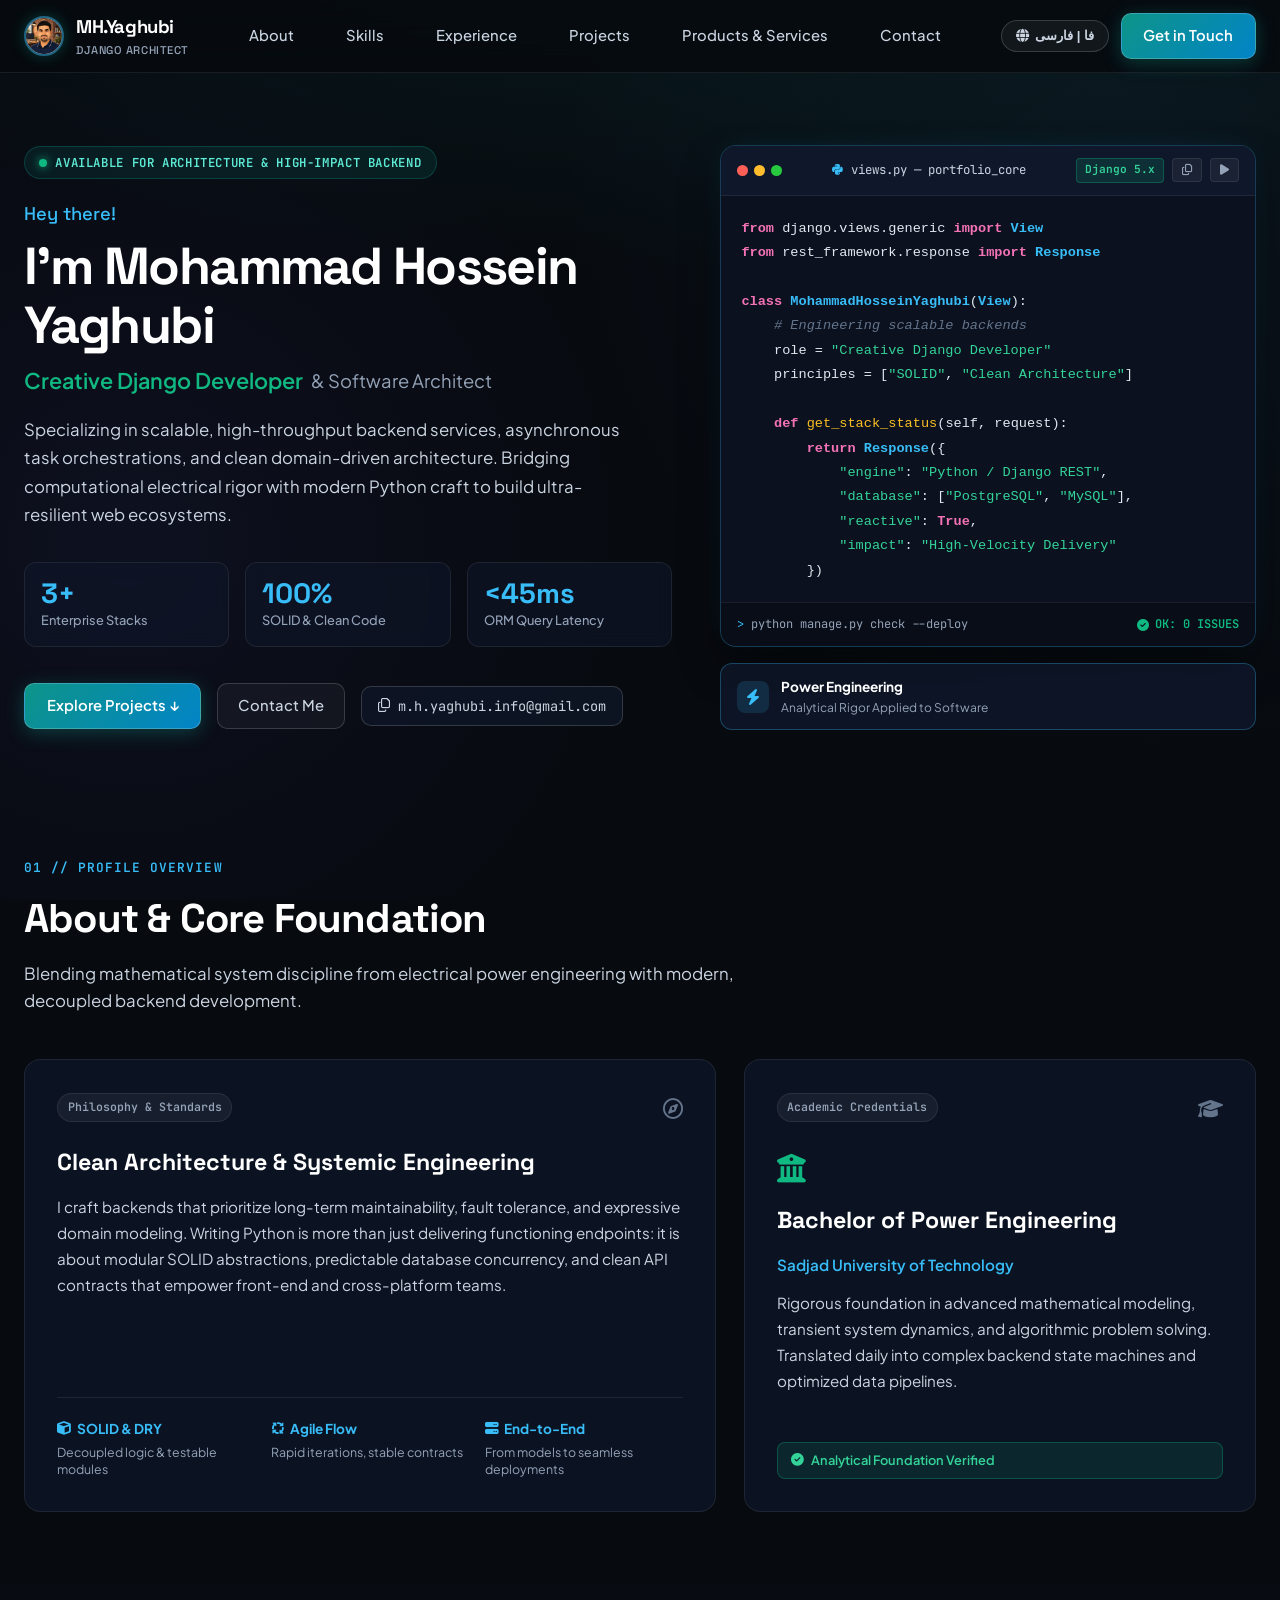
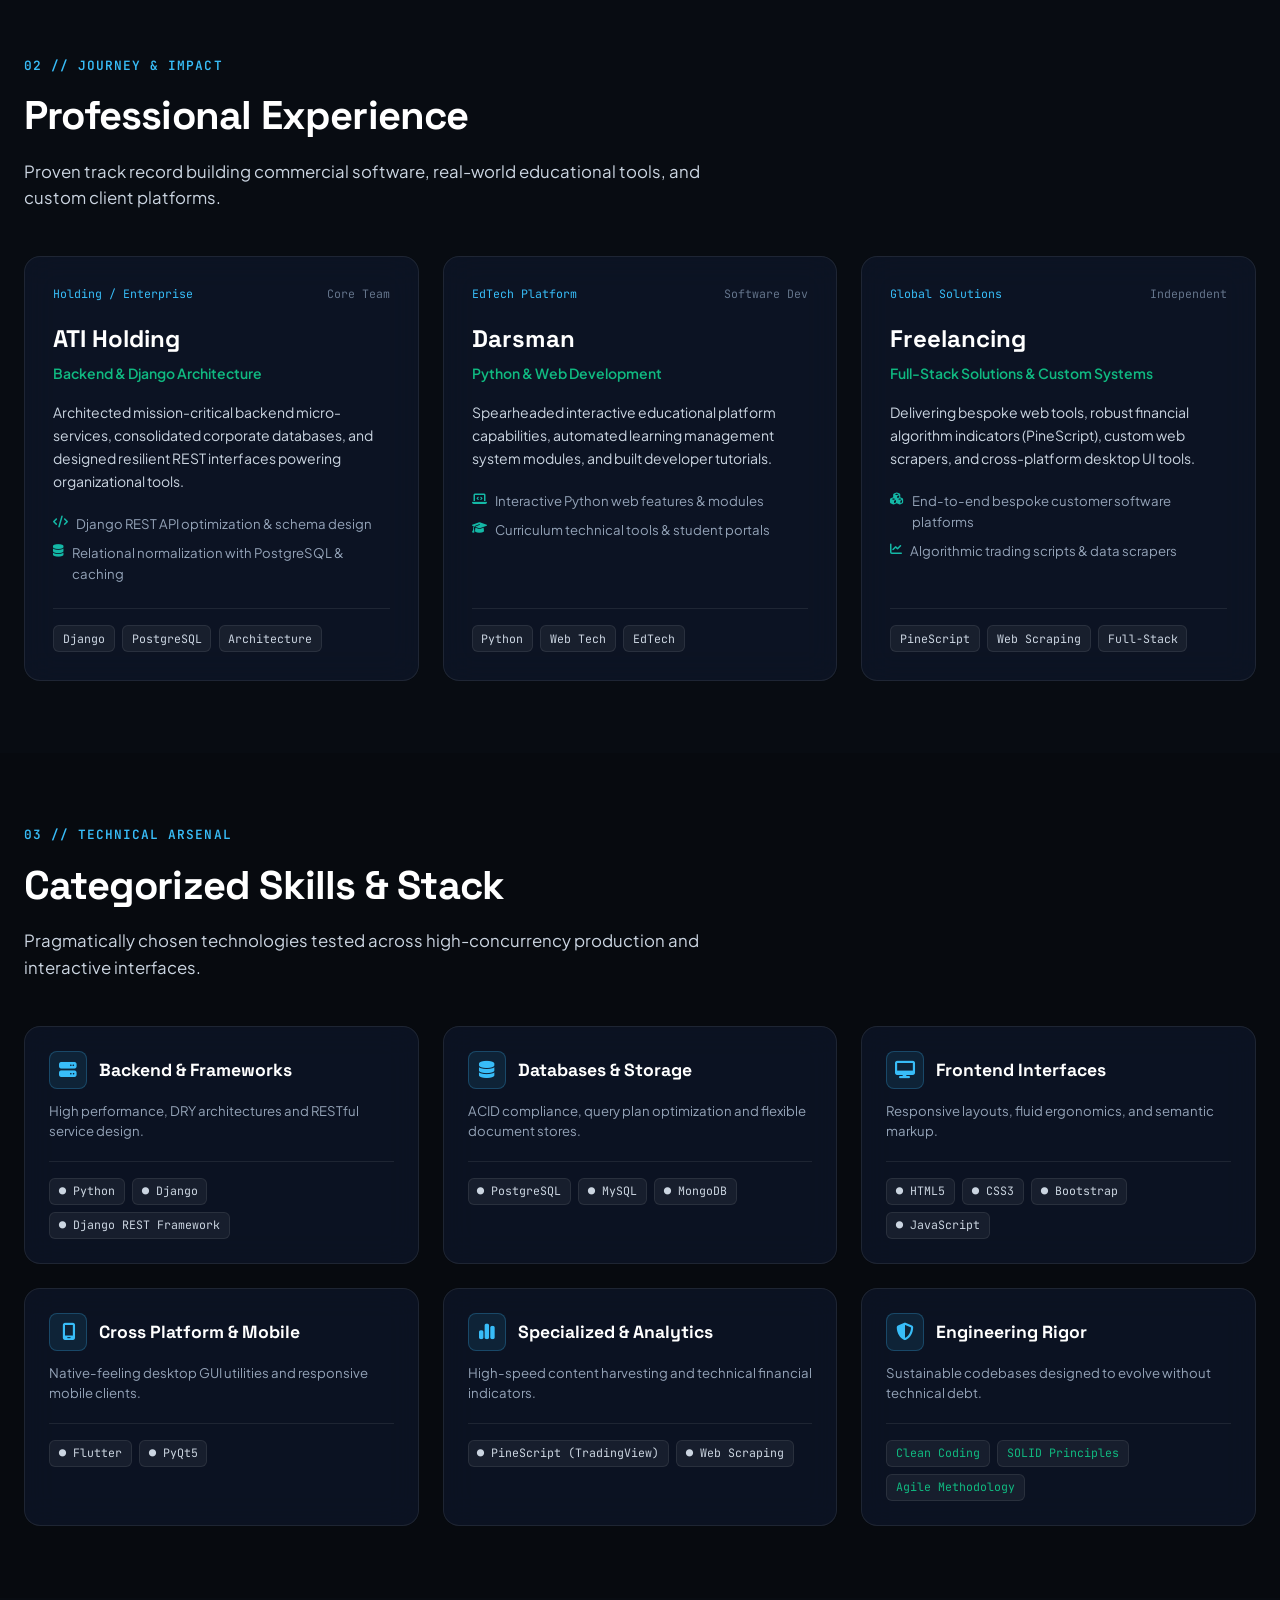
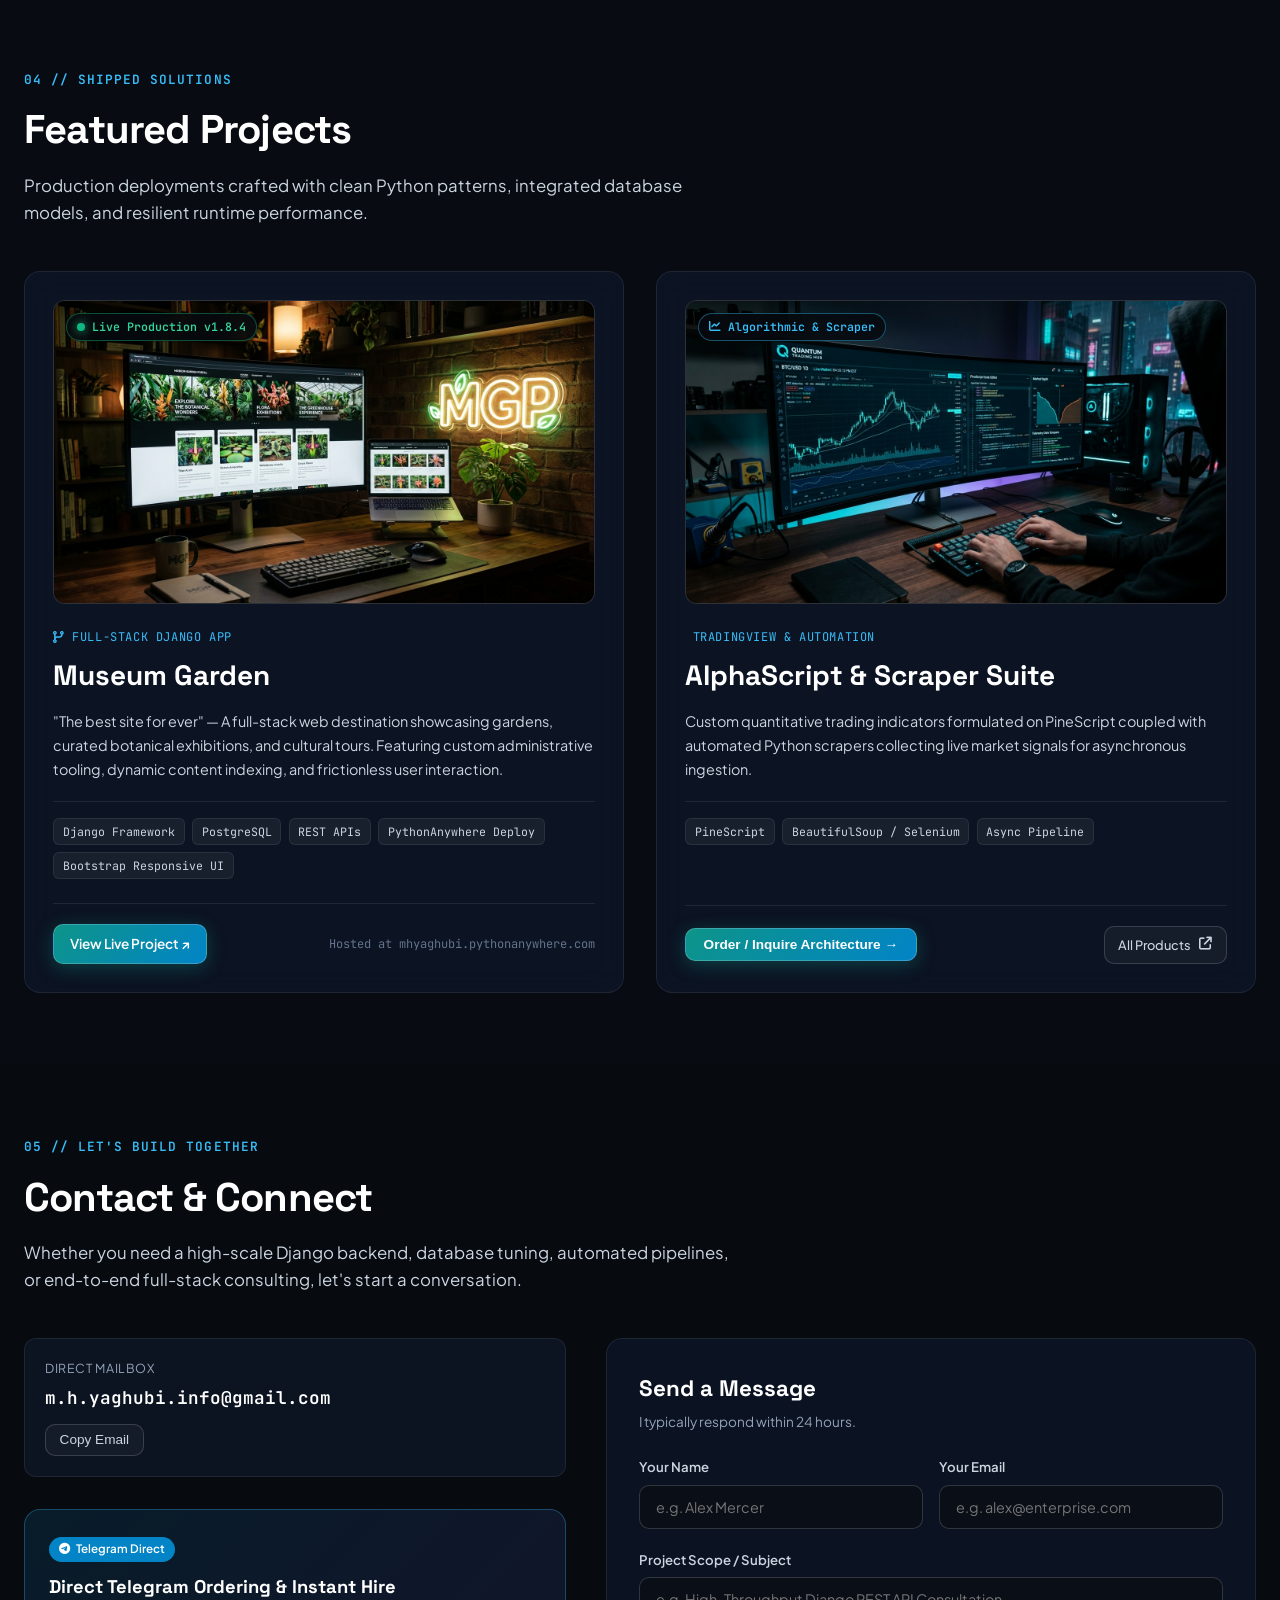
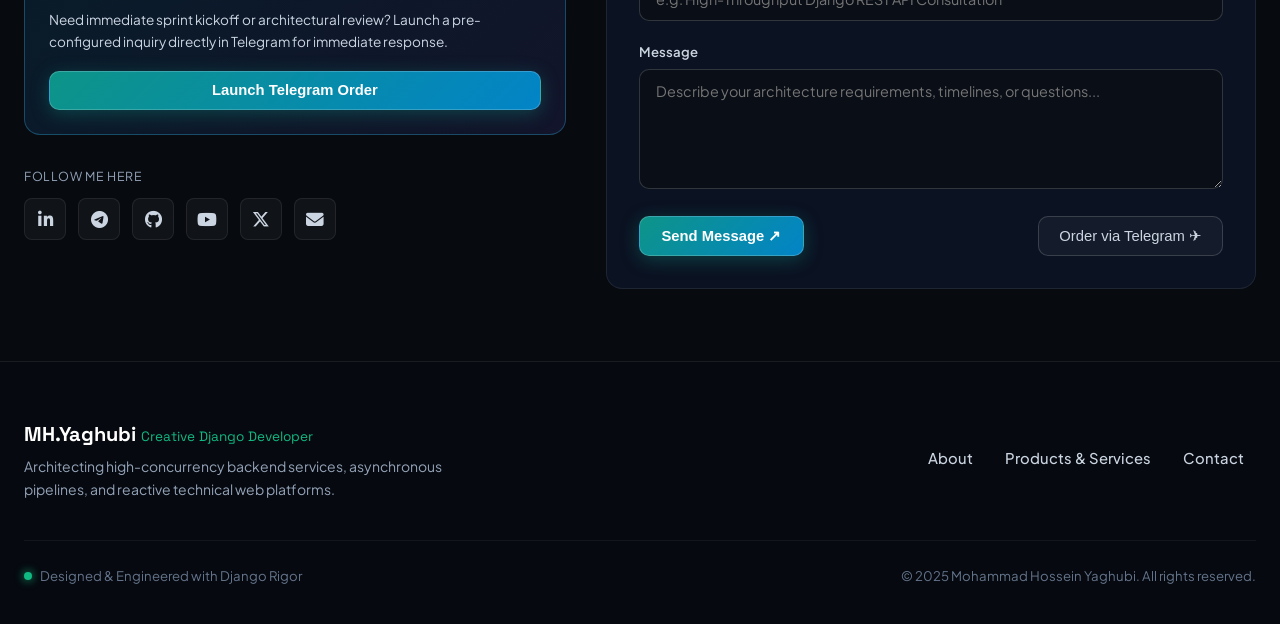
<file: index.html>
<!DOCTYPE html>
<html lang="en" dir="ltr">
<head>
  <meta charset="UTF-8">
  <meta name="viewport" content="width=device-width, initial-scale=1.0">
  <title>Mohammad Hossein Yaghubi | Creative Django Developer & Software Architect</title>
  <meta name="description" content="Portfolio of Mohammad Hossein Yaghubi — Creative Django Developer and Software Architect specializing in scalable, high-throughput backend services and clean architecture.">
  <meta property="og:title" content="Mohammad Hossein Yaghubi | Creative Django Developer">
  <meta property="og:description" content="High-concurrency backend services, asynchronous task orchestrations, and clean domain-driven architecture.">
  <meta property="og:type" content="website">
  <meta name="twitter:card" content="summary_large_image">

  <!-- Google Fonts: Space Grotesk, Plus Jakarta Sans, JetBrains Mono, Vazirmatn -->
  <link rel="preconnect" href="https://fonts.googleapis.com">
  <link rel="preconnect" href="https://fonts.gstatic.com" crossorigin>
  <link href="https://fonts.googleapis.com/css2?family=JetBrains+Mono:wght@400;500;600;700&family=Plus+Jakarta+Sans:wght@400;500;600;700;800&family=Space+Grotesk:wght@500;600;700&family=Vazirmatn:wght@400;500;600;700;800;900&display=swap" rel="stylesheet">

  <!-- Google tag (gtag.js) -->
  <script async src="https://www.googletagmanager.com/gtag/js?id=G-JVX8Q59K3M"></script> <script> window.dataLayer = window.dataLayer || []; function gtag(){dataLayer.push(arguments);} gtag('js', new Date()); gtag('config', 'G-JVX8Q59K3M'); </script>
  
  <!-- Font Awesome CDN -->
  <link rel="stylesheet" href="https://cdnjs.cloudflare.com/ajax/libs/font-awesome/6.5.1/css/all.min.css" integrity="sha512-DTOQO9RWCH3ppGqcWaEA1BIZOC6xxalwEsw9c2QQeAIftl+Vegovlnee1c9QX4TctnWMn13TZye+giMm8e2LwA==" crossorigin="anonymous" referrerpolicy="no-referrer" />

  <!-- Main Stylesheet -->
  <link rel="stylesheet" href="./assets/css/style.css">
</head>
<body data-page-title-key="hero_title">

  <!-- ================= SITE HEADER ================= -->
  <header class="site-header">
    <div class="container header-inner">
      <a href="./index.html" class="brand-logo">
        <img src="./assets/images/avatar_mhy.jpg" alt="Mohammad Hossein Yaghubi" class="brand-avatar" />
        <div class="brand-title">
          <span class="brand-name">MH.Yaghubi</span>
          <span class="brand-tag">Django Architect</span>
        </div>
      </a>

      <!-- Desktop Nav -->
      <nav class="nav-desktop">
        <a href="#about" class="nav-link" data-i18n="nav_about">About</a>
        <a href="#skills" class="nav-link" data-i18n="nav_skills">Skills</a>
        <a href="#experience" class="nav-link" data-i18n="nav_experience">Experience</a>
        <a href="#projects" class="nav-link" data-i18n="nav_projects">Projects</a>
        <a href="./products.html" class="nav-link" data-i18n="nav_products">Products & Services</a>
        <a href="#contact" class="nav-link" data-i18n="nav_contact">Contact</a>
      </nav>

      <!-- Actions -->
      <div class="header-actions">
        <!-- Language Switcher -->
        <button class="lang-toggle-btn" aria-label="Toggle Language" title="تغییر زبان به فارسی / Switch language">
          <i class="fa-solid fa-globe"></i>
          <span class="lang-btn-text">فا | فارسی</span>
        </button>

        <!-- CTA -->
        <a href="#contact" class="btn-primary" data-i18n="nav_get_in_touch">
          Get in Touch <i class="fa-solid fa-arrow-right"></i>
        </a>

        <!-- Mobile Toggle Button -->
        <button class="mobile-menu-btn" aria-label="Open Navigation Menu">
          <i class="fa-solid fa-bars"></i>
        </button>
      </div>
    </div>

    <!-- Mobile Drawer -->
    <div class="mobile-drawer">
      <a href="#about" class="nav-link"><span data-i18n="nav_about">About</span> <i class="fa-solid fa-angle-right"></i></a>
      <a href="#skills" class="nav-link"><span data-i18n="nav_skills">Skills</span> <i class="fa-solid fa-angle-right"></i></a>
      <a href="#experience" class="nav-link"><span data-i18n="nav_experience">Experience</span> <i class="fa-solid fa-angle-right"></i></a>
      <a href="#projects" class="nav-link"><span data-i18n="nav_projects">Projects</span> <i class="fa-solid fa-angle-right"></i></a>
      <a href="./products.html" class="nav-link"><span data-i18n="nav_products">Products & Services</span> <i class="fa-solid fa-angle-right"></i></a>
      <a href="./about.html" class="nav-link"><span data-i18n="about_page_title">Engineering Roots</span> <i class="fa-solid fa-angle-right"></i></a>
      <a href="./contact.html" class="nav-link"><span data-i18n="contact_page_title">Order & Hire</span> <i class="fa-solid fa-angle-right"></i></a>
      <div class="mobile-drawer-footer">
        <a href="#contact" class="btn-primary" style="width:100%; justify-content:center;" data-i18n="nav_get_in_touch">
          Get in Touch <i class="fa-solid fa-arrow-right"></i>
        </a>
      </div>
    </div>
  </header>

  <!-- ================= HERO SECTION ================= -->
  <section class="hero-section">
    <div class="container hero-grid">
      <!-- Left Hero Column -->
      <div class="hero-content">
        <div class="status-pill">
          <span class="pulse-dot"></span>
          <span data-i18n="hero_status">AVAILABLE FOR ARCHITECTURE & HIGH-IMPACT BACKEND</span>
        </div>

        <div class="hero-greeting" data-i18n="hero_greeting">Hey there!</div>
        <h1 class="hero-title" data-i18n="hero_name">I'm Mohammad Hossein Yaghubi</h1>
        
        <div class="hero-subtitle">
          <span data-i18n="hero_title">Creative Django Developer</span>
          <span class="sub-role" data-i18n="hero_subtitle_role">& Software Architect</span>
        </div>

        <p class="hero-description" data-i18n="hero_desc">
          Specializing in scalable, high-throughput backend services, asynchronous task orchestrations, and clean domain-driven architecture. Bridging computational electrical rigor with modern Python craft to build ultra-resilient web ecosystems.
        </p>

        <!-- Metric Badges -->
        <div class="metrics-row">
          <div class="metric-card">
            <div class="metric-val">3+</div>
            <div class="metric-label" data-i18n="stat_stacks">Enterprise Stacks</div>
          </div>
          <div class="metric-card">
            <div class="metric-val">100%</div>
            <div class="metric-label" data-i18n="stat_solid">SOLID & Clean Code</div>
          </div>
          <div class="metric-card">
            <div class="metric-val">&lt;45ms</div>
            <div class="metric-label" data-i18n="stat_latency">ORM Query Latency</div>
          </div>
        </div>

        <!-- Hero CTAs -->
        <div class="hero-cta-group">
          <a href="#projects" class="btn-primary" data-i18n="btn_explore_projects">
            Explore Projects ↓
          </a>
          <a href="#contact" class="btn-glass" data-i18n="btn_contact_me">
            <i class="fa-regular fa-envelope"></i> Contact Me
          </a>
          <button class="email-copy-pill" title="Click to copy email">
            <i class="fa-regular fa-copy"></i>
            <span>m.h.yaghubi.info@gmail.com</span>
          </button>
        </div>
      </div>

      <!-- Right Column: Interactive Terminal Window -->
      <div class="hero-terminal-wrap">
        <div class="terminal-window">
          <div class="terminal-header">
            <div class="mac-controls">
              <span class="mac-dot dot-red"></span>
              <span class="mac-dot dot-yellow"></span>
              <span class="mac-dot dot-green"></span>
            </div>
            <div class="terminal-tab">
              <i class="fa-brands fa-python" style="color:#38BDF8"></i>
              <span data-i18n="terminal_tab_title">views.py — portfolio_core</span>
            </div>
            <div class="terminal-actions">
              <span class="terminal-pill-badge" data-i18n="terminal_badge">Django 5.x</span>
              <button class="terminal-btn terminal-copy-btn" title="Copy code"><i class="fa-regular fa-copy"></i></button>
              <button class="terminal-btn terminal-run-btn" title="Run Django check"><i class="fa-solid fa-play"></i></button>
            </div>
          </div>

          <pre class="terminal-code-body"><code><span class="code-keyword">from</span> django.views.generic <span class="code-keyword">import</span> <span class="code-class">View</span>
<span class="code-keyword">from</span> rest_framework.response <span class="code-keyword">import</span> <span class="code-class">Response</span>

<span class="code-keyword">class</span> <span class="code-class">MohammadHosseinYaghubi</span>(<span class="code-class">View</span>):
    <span class="code-comment"># Engineering scalable backends</span>
    role = <span class="code-str">"Creative Django Developer"</span>
    principles = [<span class="code-str">"SOLID"</span>, <span class="code-str">"Clean Architecture"</span>]

    <span class="code-keyword">def</span> <span class="code-func">get_stack_status</span>(<span class="code-var">self</span>, request):
        <span class="code-keyword">return</span> <span class="code-class">Response</span>({
            <span class="code-str">"engine"</span>: <span class="code-str">"Python / Django REST"</span>,
            <span class="code-str">"database"</span>: [<span class="code-str">"PostgreSQL"</span>, <span class="code-str">"MySQL"</span>],
            <span class="code-str">"reactive"</span>: <span class="code-keyword">True</span>,
            <span class="code-str">"impact"</span>: <span class="code-str">"High-Velocity Delivery"</span>
        })</code></pre>

          <div class="terminal-footer">
            <div class="terminal-cmd">
              <span class="caret">&gt;</span> python manage.py check --deploy
            </div>
            <div class="terminal-status-ok">
              <i class="fa-solid fa-circle-check"></i>
              <span data-i18n="terminal_status_ok">OK: 0 ISSUES</span>
            </div>
          </div>
        </div>

        <!-- Floating Power Engineering Badge -->
        <div class="power-eng-badge">
          <div class="badge-icon">
            <i class="fa-solid fa-bolt"></i>
          </div>
          <div>
            <div class="badge-text-title" data-i18n="power_eng_title">Power Engineering</div>
            <div class="badge-text-sub" data-i18n="power_eng_sub">Analytical Rigor Applied to Software</div>
          </div>
        </div>
      </div>
    </div>
  </section>

  <!-- ================= 01 // ABOUT & CORE FOUNDATION ================= -->
  <section id="about" class="section-wrapper">
    <div class="container">
      <div class="section-tag" data-i18n="sec1_tag">01 // PROFILE OVERVIEW</div>
      <h2 class="section-title" data-i18n="sec1_title">About & Core Foundation</h2>
      <p class="section-subtitle" data-i18n="sec1_subtitle">
        Blending mathematical system discipline from electrical power engineering with modern, decoupled backend development.
      </p>

      <div class="about-grid">
        <!-- Card 1: Philosophy & Standards -->
        <div class="glass-panel about-card">
          <div>
            <div class="about-card-header">
              <span class="card-pill-tag" data-i18n="philosophy_tag">Philosophy & Standards</span>
              <span class="card-icon-ghost"><i class="fa-regular fa-compass"></i></span>
            </div>
            <h3 class="about-card-title" data-i18n="philosophy_title">Clean Architecture & Systemic Engineering</h3>
            <p class="about-card-body" data-i18n="philosophy_desc">
              I craft backends that prioritize long-term maintainability, fault tolerance, and expressive domain modeling. Writing Python is more than just delivering functioning endpoints: it is about modular SOLID abstractions, predictable database concurrency, and clean API contracts that empower front-end and cross-platform teams.
            </p>
          </div>

          <div class="about-features-row">
            <div class="feature-micro-item">
              <div class="feature-micro-title"><i class="fa-solid fa-cube"></i> <span data-i18n="feature_solid_title">SOLID & DRY</span></div>
              <div class="feature-micro-desc" data-i18n="feature_solid_desc">Decoupled logic & testable modules</div>
            </div>
            <div class="feature-micro-item">
              <div class="feature-micro-title"><i class="fa-solid fa-arrows-spin"></i> <span data-i18n="feature_agile_title">Agile Flow</span></div>
              <div class="feature-micro-desc" data-i18n="feature_agile_desc">Rapid iterations, stable contracts</div>
            </div>
            <div class="feature-micro-item">
              <div class="feature-micro-title"><i class="fa-solid fa-server"></i> <span data-i18n="feature_e2e_title">End-to-End</span></div>
              <div class="feature-micro-desc" data-i18n="feature_e2e_desc">From models to seamless deployments</div>
            </div>
          </div>
        </div>

        <!-- Card 2: Academic Credentials -->
        <div class="glass-panel about-card">
          <div>
            <div class="about-card-header">
              <span class="card-pill-tag" data-i18n="academic_tag">Academic Credentials</span>
              <span class="card-icon-ghost"><i class="fa-solid fa-graduation-cap"></i></span>
            </div>
            <div style="font-size:1.8rem; color:#10B981; margin-bottom:0.75rem;">
              <i class="fa-solid fa-building-columns"></i>
            </div>
            <h3 class="about-card-title" data-i18n="academic_degree">Bachelor of Power Engineering</h3>
            <div style="font-size:0.95rem; font-weight:600; color:var(--cyan); margin-bottom:0.85rem;" data-i18n="academic_uni">
              Sadjad University of Technology
            </div>
            <p class="about-card-body" data-i18n="academic_desc">
              Rigorous foundation in advanced mathematical modeling, transient system dynamics, and algorithmic problem solving. Translated daily into complex backend state machines and optimized data pipelines.
            </p>
          </div>

          <div class="academic-badge">
            <i class="fa-solid fa-circle-check"></i>
            <span data-i18n="academic_verified">Analytical Foundation Verified</span>
          </div>
        </div>
      </div>
    </div>
  </section>

  <!-- ================= 02 // PROFESSIONAL EXPERIENCE ================= -->
  <section id="experience" class="section-wrapper" style="background: rgba(11, 15, 23, 0.4);">
    <div class="container">
      <div class="section-tag" data-i18n="sec2_tag">02 // JOURNEY & IMPACT</div>
      <h2 class="section-title" data-i18n="sec2_title">Professional Experience</h2>
      <p class="section-subtitle" data-i18n="sec2_subtitle">
        Proven track record building commercial software, real-world educational tools, and custom client platforms.
      </p>

      <div class="experience-grid">
        <!-- Exp 1: ATI Holding -->
        <div class="glass-panel experience-card">
          <div>
            <div class="exp-header">
              <span class="exp-company-tag" data-i18n="exp1_type">Holding / Enterprise</span>
              <span class="exp-role-tag" data-i18n="exp1_role">Core Team</span>
            </div>
            <h3 class="exp-company-name" data-i18n="exp1_company">ATI Holding</h3>
            <div class="exp-title" data-i18n="exp1_title">Backend & Django Architecture</div>
            <p class="exp-description" data-i18n="exp1_desc">
              Architected mission-critical backend micro-services, consolidated corporate databases, and designed resilient REST interfaces powering organizational tools.
            </p>
            <ul class="exp-bullet-list">
              <li class="exp-bullet-item"><i class="fa-solid fa-code"></i> <span data-i18n="exp1_b1">Django REST API optimization & schema design</span></li>
              <li class="exp-bullet-item"><i class="fa-solid fa-database"></i> <span data-i18n="exp1_b2">Relational normalization with PostgreSQL & caching</span></li>
            </ul>
          </div>
          <div class="tags-row">
            <span class="tag-badge">Django</span>
            <span class="tag-badge">PostgreSQL</span>
            <span class="tag-badge">Architecture</span>
          </div>
        </div>

        <!-- Exp 2: Darsman -->
        <div class="glass-panel experience-card">
          <div>
            <div class="exp-header">
              <span class="exp-company-tag" data-i18n="exp2_type">EdTech Platform</span>
              <span class="exp-role-tag" data-i18n="exp2_role">Software Dev</span>
            </div>
            <h3 class="exp-company-name" data-i18n="exp2_company">Darsman</h3>
            <div class="exp-title" data-i18n="exp2_title">Python & Web Development</div>
            <p class="exp-description" data-i18n="exp2_desc">
              Spearheaded interactive educational platform capabilities, automated learning management system modules, and built developer tutorials.
            </p>
            <ul class="exp-bullet-list">
              <li class="exp-bullet-item"><i class="fa-solid fa-laptop-code"></i> <span data-i18n="exp2_b1">Interactive Python web features & modules</span></li>
              <li class="exp-bullet-item"><i class="fa-solid fa-graduation-cap"></i> <span data-i18n="exp2_b2">Curriculum technical tools & student portals</span></li>
            </ul>
          </div>
          <div class="tags-row">
            <span class="tag-badge">Python</span>
            <span class="tag-badge">Web Tech</span>
            <span class="tag-badge">EdTech</span>
          </div>
        </div>

        <!-- Exp 3: Freelancing -->
        <div class="glass-panel experience-card">
          <div>
            <div class="exp-header">
              <span class="exp-company-tag" data-i18n="exp3_type">Global Solutions</span>
              <span class="exp-role-tag" data-i18n="exp3_role">Independent</span>
            </div>
            <h3 class="exp-company-name" data-i18n="exp3_company">Freelancing</h3>
            <div class="exp-title" data-i18n="exp3_title">Full-Stack Solutions & Custom Systems</div>
            <p class="exp-description" data-i18n="exp3_desc">
              Delivering bespoke web tools, robust financial algorithm indicators (PineScript), custom web scrapers, and cross-platform desktop UI tools.
            </p>
            <ul class="exp-bullet-list">
              <li class="exp-bullet-item"><i class="fa-solid fa-cubes"></i> <span data-i18n="exp3_b1">End-to-end bespoke customer software platforms</span></li>
              <li class="exp-bullet-item"><i class="fa-solid fa-chart-line"></i> <span data-i18n="exp3_b2">Algorithmic trading scripts & data scrapers</span></li>
            </ul>
          </div>
          <div class="tags-row">
            <span class="tag-badge">PineScript</span>
            <span class="tag-badge">Web Scraping</span>
            <span class="tag-badge">Full-Stack</span>
          </div>
        </div>
      </div>
    </div>
  </section>

  <!-- ================= 03 // CATEGORIZED SKILLS & STACK ================= -->
  <section id="skills" class="section-wrapper">
    <div class="container">
      <div class="section-tag" data-i18n="sec3_tag">03 // TECHNICAL ARSENAL</div>
      <h2 class="section-title" data-i18n="sec3_title">Categorized Skills & Stack</h2>
      <p class="section-subtitle" data-i18n="sec3_subtitle">
        Pragmatically chosen technologies tested across high-concurrency production and interactive interfaces.
      </p>

      <div class="skills-grid">
        <!-- 1. Backend & Frameworks -->
        <div class="glass-panel skill-card">
          <div class="skill-card-top">
            <div class="skill-icon-wrap"><i class="fa-solid fa-server"></i></div>
            <h3 class="skill-card-title" data-i18n="skill1_title">Backend & Frameworks</h3>
          </div>
          <p class="skill-card-desc" data-i18n="skill1_desc">High performance, DRY architectures and RESTful service design.</p>
          <div class="tags-row">
            <span class="tag-badge">● Python</span>
            <span class="tag-badge">● Django</span>
            <span class="tag-badge">● Django REST Framework</span>
          </div>
        </div>

        <!-- 2. Databases & Storage -->
        <div class="glass-panel skill-card">
          <div class="skill-card-top">
            <div class="skill-icon-wrap"><i class="fa-solid fa-database"></i></div>
            <h3 class="skill-card-title" data-i18n="skill2_title">Databases & Storage</h3>
          </div>
          <p class="skill-card-desc" data-i18n="skill2_desc">ACID compliance, query plan optimization and flexible document stores.</p>
          <div class="tags-row">
            <span class="tag-badge">● PostgreSQL</span>
            <span class="tag-badge">● MySQL</span>
            <span class="tag-badge">● MongoDB</span>
          </div>
        </div>

        <!-- 3. Frontend Interfaces -->
        <div class="glass-panel skill-card">
          <div class="skill-card-top">
            <div class="skill-icon-wrap"><i class="fa-solid fa-desktop"></i></div>
            <h3 class="skill-card-title" data-i18n="skill3_title">Frontend Interfaces</h3>
          </div>
          <p class="skill-card-desc" data-i18n="skill3_desc">Responsive layouts, fluid ergonomics, and semantic markup.</p>
          <div class="tags-row">
            <span class="tag-badge">● HTML5</span>
            <span class="tag-badge">● CSS3</span>
            <span class="tag-badge">● Bootstrap</span>
            <span class="tag-badge">● JavaScript</span>
          </div>
        </div>

        <!-- 4. Cross Platform & Mobile -->
        <div class="glass-panel skill-card">
          <div class="skill-card-top">
            <div class="skill-icon-wrap"><i class="fa-solid fa-mobile-screen"></i></div>
            <h3 class="skill-card-title" data-i18n="skill4_title">Cross Platform & Mobile</h3>
          </div>
          <p class="skill-card-desc" data-i18n="skill4_desc">Native-feeling desktop GUI utilities and responsive mobile clients.</p>
          <div class="tags-row">
            <span class="tag-badge">● Flutter</span>
            <span class="tag-badge">● PyQt5</span>
          </div>
        </div>

        <!-- 5. Specialized & Analytics -->
        <div class="glass-panel skill-card">
          <div class="skill-card-top">
            <div class="skill-icon-wrap"><i class="fa-solid fa-chart-simple"></i></div>
            <h3 class="skill-card-title" data-i18n="skill5_title">Specialized & Analytics</h3>
          </div>
          <p class="skill-card-desc" data-i18n="skill5_desc">High-speed content harvesting and technical financial indicators.</p>
          <div class="tags-row">
            <span class="tag-badge">● PineScript (TradingView)</span>
            <span class="tag-badge">● Web Scraping</span>
          </div>
        </div>

        <!-- 6. Engineering Rigor -->
        <div class="glass-panel skill-card">
          <div class="skill-card-top">
            <div class="skill-icon-wrap"><i class="fa-solid fa-shield-halved"></i></div>
            <h3 class="skill-card-title" data-i18n="skill6_title">Engineering Rigor</h3>
          </div>
          <p class="skill-card-desc" data-i18n="skill6_desc">Sustainable codebases designed to evolve without technical debt.</p>
          <div class="tags-row">
            <span class="tag-badge" style="color:#10B981">Clean Coding</span>
            <span class="tag-badge" style="color:#10B981">SOLID Principles</span>
            <span class="tag-badge" style="color:#10B981">Agile Methodology</span>
          </div>
        </div>
      </div>
    </div>
  </section>

  <!-- ================= 04 // FEATURED PROJECTS ================= -->
  <section id="projects" class="section-wrapper" style="background: rgba(11, 15, 23, 0.5);">
    <div class="container">
      <div class="section-tag" data-i18n="sec4_tag">04 // SHIPPED SOLUTIONS</div>
      <h2 class="section-title" data-i18n="sec4_title">Featured Projects</h2>
      <p class="section-subtitle" data-i18n="sec4_subtitle">
        Production deployments crafted with clean Python patterns, integrated database models, and resilient runtime performance.
      </p>

      <div class="projects-grid">
        <!-- Project 1: Museum Garden -->
        <div class="glass-panel project-card">
          <div>
            <div class="project-mockup-frame">
              <!-- Visual Mockup Image: Museum Garden Portal -->
              <img src="./assets/images/museum_garden_mockup.jpg" alt="Museum Garden Full-Stack Django Exhibition App" class="project-mockup-img" loading="lazy" referrerpolicy="no-referrer">

              <div class="mockup-overlay-badge">
                <span class="pulse-dot"></span>
                <span data-i18n="proj1_badge">Live Production v1.8.4</span>
              </div>
            </div>

            <div class="project-subhead">
              <i class="fa-solid fa-code-branch" style="color:var(--cyan)"></i>
              <span data-i18n="proj1_sub">FULL-STACK DJANGO APP</span>
            </div>
            <h3 class="project-title" data-i18n="proj1_title">Museum Garden</h3>
            <p class="project-quote" data-i18n="proj1_quote">
              "The best site for ever" — A full-stack web destination showcasing gardens, curated botanical exhibitions, and cultural tours. Featuring custom administrative tooling, dynamic content indexing, and frictionless user interaction.
            </p>

            <div class="tags-row" style="margin-top:0.75rem;">
              <span class="tag-badge">Django Framework</span>
              <span class="tag-badge">PostgreSQL</span>
              <span class="tag-badge">REST APIs</span>
              <span class="tag-badge">PythonAnywhere Deploy</span>
              <span class="tag-badge">Bootstrap Responsive UI</span>
            </div>
          </div>

          <div class="project-footer">
            <a href="https://mhyaghubi.pythonanywhere.com" target="_blank" rel="noopener noreferrer" class="btn-primary" style="padding: 0.5rem 1rem; font-size:0.85rem;" data-i18n="proj1_btn">
              View Live Project ↗
            </a>
            <span class="project-host-note" data-i18n="proj1_host">Hosted at mhyaghubi.pythonanywhere.com</span>
          </div>
        </div>

        <!-- Project 2: AlphaScript & Scraper Suite -->
        <div class="glass-panel project-card">
          <div>
            <div class="project-mockup-frame">
              <!-- Visual Mockup Image: Quantum Trading Hub / AlphaScript & Scraper Suite -->
              <img src="./assets/images/alphascript_trading_mockup.jpg" alt="AlphaScript & Scraper Suite TradingView Dashboard" class="project-mockup-img" loading="lazy" referrerpolicy="no-referrer">

              <div class="mockup-overlay-badge" style="border-color:rgba(56, 189, 248, 0.4); color:var(--cyan)">
                <i class="fa-solid fa-chart-line"></i>
                <span data-i18n="proj2_badge">Algorithmic & Scraper</span>
              </div>
            </div>

            <div class="project-subhead">
              <i class="fa-solid fa-chart-candlestick" style="color:var(--cyan)"></i>
              <span data-i18n="proj2_sub">TRADINGVIEW & AUTOMATION</span>
            </div>
            <h3 class="project-title" data-i18n="proj2_title">AlphaScript & Scraper Suite</h3>
            <p class="project-quote" data-i18n="proj2_quote">
              Custom quantitative trading indicators formulated on PineScript coupled with automated Python scrapers collecting live market signals for asynchronous ingestion.
            </p>

            <div class="tags-row" style="margin-top:0.75rem;">
              <span class="tag-badge">PineScript</span>
              <span class="tag-badge">BeautifulSoup / Selenium</span>
              <span class="tag-badge">Async Pipeline</span>
            </div>
          </div>

          <div class="project-footer">
            <button class="btn-primary btn-launch-telegram" data-service="AlphaScript & Quantitative Trading Indicator Suite" style="padding: 0.5rem 1.1rem; font-size:0.85rem;" data-i18n="proj2_btn">
              Order / Inquire Architecture →
            </button>
            <a href="./products.html" class="btn-glass" style="padding: 0.5rem 0.85rem; font-size:0.8rem;">
              All Products <i class="fa-solid fa-arrow-up-right-from-square"></i>
            </a>
          </div>
        </div>
      </div>
    </div>
  </section>

  <!-- ================= 05 // CONTACT & CONNECT ================= -->
  <section id="contact" class="section-wrapper">
    <div class="container">
      <div class="section-tag" data-i18n="sec5_tag">05 // LET'S BUILD TOGETHER</div>
      <h2 class="section-title" data-i18n="sec5_title">Contact & Connect</h2>
      <p class="section-subtitle" data-i18n="sec5_subtitle">
        Whether you need a high-scale Django backend, database tuning, automated pipelines, or end-to-end full-stack consulting, let's start a conversation.
      </p>

      <div class="contact-grid">
        <!-- Left: Direct Mailbox & Links -->
        <div>
          <div class="direct-mail-box">
            <div class="mail-label" data-i18n="direct_mailbox">Direct Mailbox</div>
            <div class="mail-address">m.h.yaghubi.info@gmail.com</div>
            <button class="btn-glass btn-copy-email" style="font-size:0.85rem; padding:0.45rem 0.85rem;" data-i18n="btn_copy_email">
              <i class="fa-regular fa-copy"></i> Copy Email
            </button>
          </div>

          <!-- Telegram Quick Order Callout -->
          <div class="telegram-order-card">
            <div class="tg-badge">
              <i class="fa-brands fa-telegram"></i> Telegram Direct
            </div>
            <h4 style="font-family:var(--font-heading); font-size:1.15rem; color:#FFF; margin-bottom:0.45rem;" data-i18n="tg_card_title">
              Direct Telegram Ordering & Instant Hire
            </h4>
            <p style="font-size:0.85rem; color:var(--text-secondary); margin-bottom:1.15rem;" data-i18n="tg_card_desc">
              Need immediate sprint kickoff or architectural review? Launch a pre-configured inquiry directly in Telegram for immediate response.
            </p>
            <button class="btn-primary btn-launch-telegram" data-service="High-Impact Django Backend Sprint" style="width: 100%; justify-content: center;" data-i18n="tg_btn_action">
              <i class="fa-brands fa-telegram"></i> Launch Telegram Order
            </button>
          </div>

          <!-- Social Anchors -->
          <div style="margin-top:2rem;">
            <div class="mail-label" style="margin-bottom:0.75rem;" data-i18n="follow_me">FOLLOW ME HERE</div>
            <div class="social-links-row">
              <a href="https://linkedin.com/in/mhyaghubi" target="_blank" rel="noopener noreferrer" class="social-btn" title="LinkedIn">
                <i class="fa-brands fa-linkedin-in"></i>
              </a>
              <a href="https://t.me/mhycoding" target="_blank" rel="noopener noreferrer" class="social-btn" title="Telegram (@mhycoding)">
                <i class="fa-brands fa-telegram"></i>
              </a>
              <a href="https://github.com/mhyaghubi" target="_blank" rel="noopener noreferrer" class="social-btn" title="GitHub">
                <i class="fa-brands fa-github"></i>
              </a>
              <a href="https://youtube.com/@mhyaghubi" target="_blank" rel="noopener noreferrer" class="social-btn" title="YouTube">
                <i class="fa-brands fa-youtube"></i>
              </a>
              <a href="https://x.com/mhyaghubi" target="_blank" rel="noopener noreferrer" class="social-btn" title="X (Twitter)">
                <i class="fa-brands fa-x-twitter"></i>
              </a>
              <a href="mailto:m.h.yaghubi.info@gmail.com" class="social-btn" title="Email Direct">
                <i class="fa-solid fa-envelope"></i>
              </a>
            </div>
          </div>
        </div>

        <!-- Right: Send a Message Form -->
        <div class="glass-panel" style="padding:2rem;">
          <h3 style="font-family:var(--font-heading); font-size:1.4rem; color:#FFF; margin-bottom:0.25rem;" data-i18n="form_send_header">
            Send a Message
          </h3>
          <p style="font-size:0.85rem; color:var(--text-muted); margin-bottom:1.5rem;" data-i18n="form_response_time">
            I typically respond within 24 hours.
          </p>

          <form id="contactForm">
            <div style="display:grid; grid-template-columns: 1fr 1fr; gap:1rem;">
              <div class="form-group">
                <label class="form-label" data-i18n="lbl_your_name">Your Name</label>
                <input type="text" name="name" class="form-input" placeholder="e.g. Alex Mercer" data-i18n-ph="ph_name" required>
              </div>
              <div class="form-group">
                <label class="form-label" data-i18n="lbl_your_email">Your Email</label>
                <input type="email" name="email" class="form-input" placeholder="e.g. alex@enterprise.com" data-i18n-ph="ph_email" required>
              </div>
            </div>

            <div class="form-group">
              <label class="form-label" data-i18n="lbl_project_scope">Project Scope / Subject</label>
              <input type="text" name="scope" class="form-input" placeholder="e.g. High-Throughput Django REST API Consultation" data-i18n-ph="ph_scope" required>
            </div>

            <div class="form-group">
              <label class="form-label" data-i18n="lbl_message">Message</label>
              <textarea name="message" class="form-textarea" placeholder="Describe your architecture requirements, timelines, or questions..." data-i18n-ph="ph_message" required></textarea>
            </div>

            <div style="display:flex; align-items:center; justify-content:space-between; flex-wrap:wrap; gap:1rem; margin-top:0.5rem;">
              <button type="submit" class="btn-primary" data-i18n="btn_send_message">
                Send Message <i class="fa-solid fa-paper-plane"></i>
              </button>
              <button type="button" class="btn-glass btn-launch-telegram" data-service="Full Consultation" data-i18n="btn_send_telegram">
                <i class="fa-brands fa-telegram" style="color:#38BDF8"></i> Order via Telegram
              </button>
            </div>
          </form>
        </div>
      </div>
    </div>
  </section>

  <!-- ================= SITE FOOTER ================= -->
  <footer class="site-footer">
    <div class="container">
      <div class="footer-top">
        <div class="footer-brand">
          <h4>MH.Yaghubi <span style="font-size:0.85rem; color:var(--teal-emerald); font-weight:400;">Creative Django Developer</span></h4>
          <p data-i18n="footer_desc">Architecting high-concurrency backend services, asynchronous pipelines, and reactive technical web platforms.</p>
        </div>

        <div style="display:flex; align-items:center; gap:0.5rem;">
          <a href="./about.html" class="nav-link" data-i18n="nav_about">About</a>
          <a href="./products.html" class="nav-link" data-i18n="nav_products">Products</a>
          <a href="./contact.html" class="nav-link" data-i18n="nav_contact">Contact</a>
        </div>
      </div>

      <div class="footer-bottom">
        <div style="display:flex; align-items:center; gap:0.5rem;">
          <span class="pulse-dot"></span>
          <span data-i18n="footer_django_rigor">Designed & Engineered with Django Rigor</span>
        </div>
        <div data-i18n="footer_copyright">
          © 2025 Mohammad Hossein Yaghubi. All rights reserved.
        </div>
      </div>
    </div>
  </footer>

  <!-- Toast Notification placeholder -->
  <div class="toast-notice"></div>

  <!-- Scripts -->
  <script src="./assets/js/i18n.js"></script>
  <script src="./assets/js/main.js"></script>
</body>
</html>
</file>
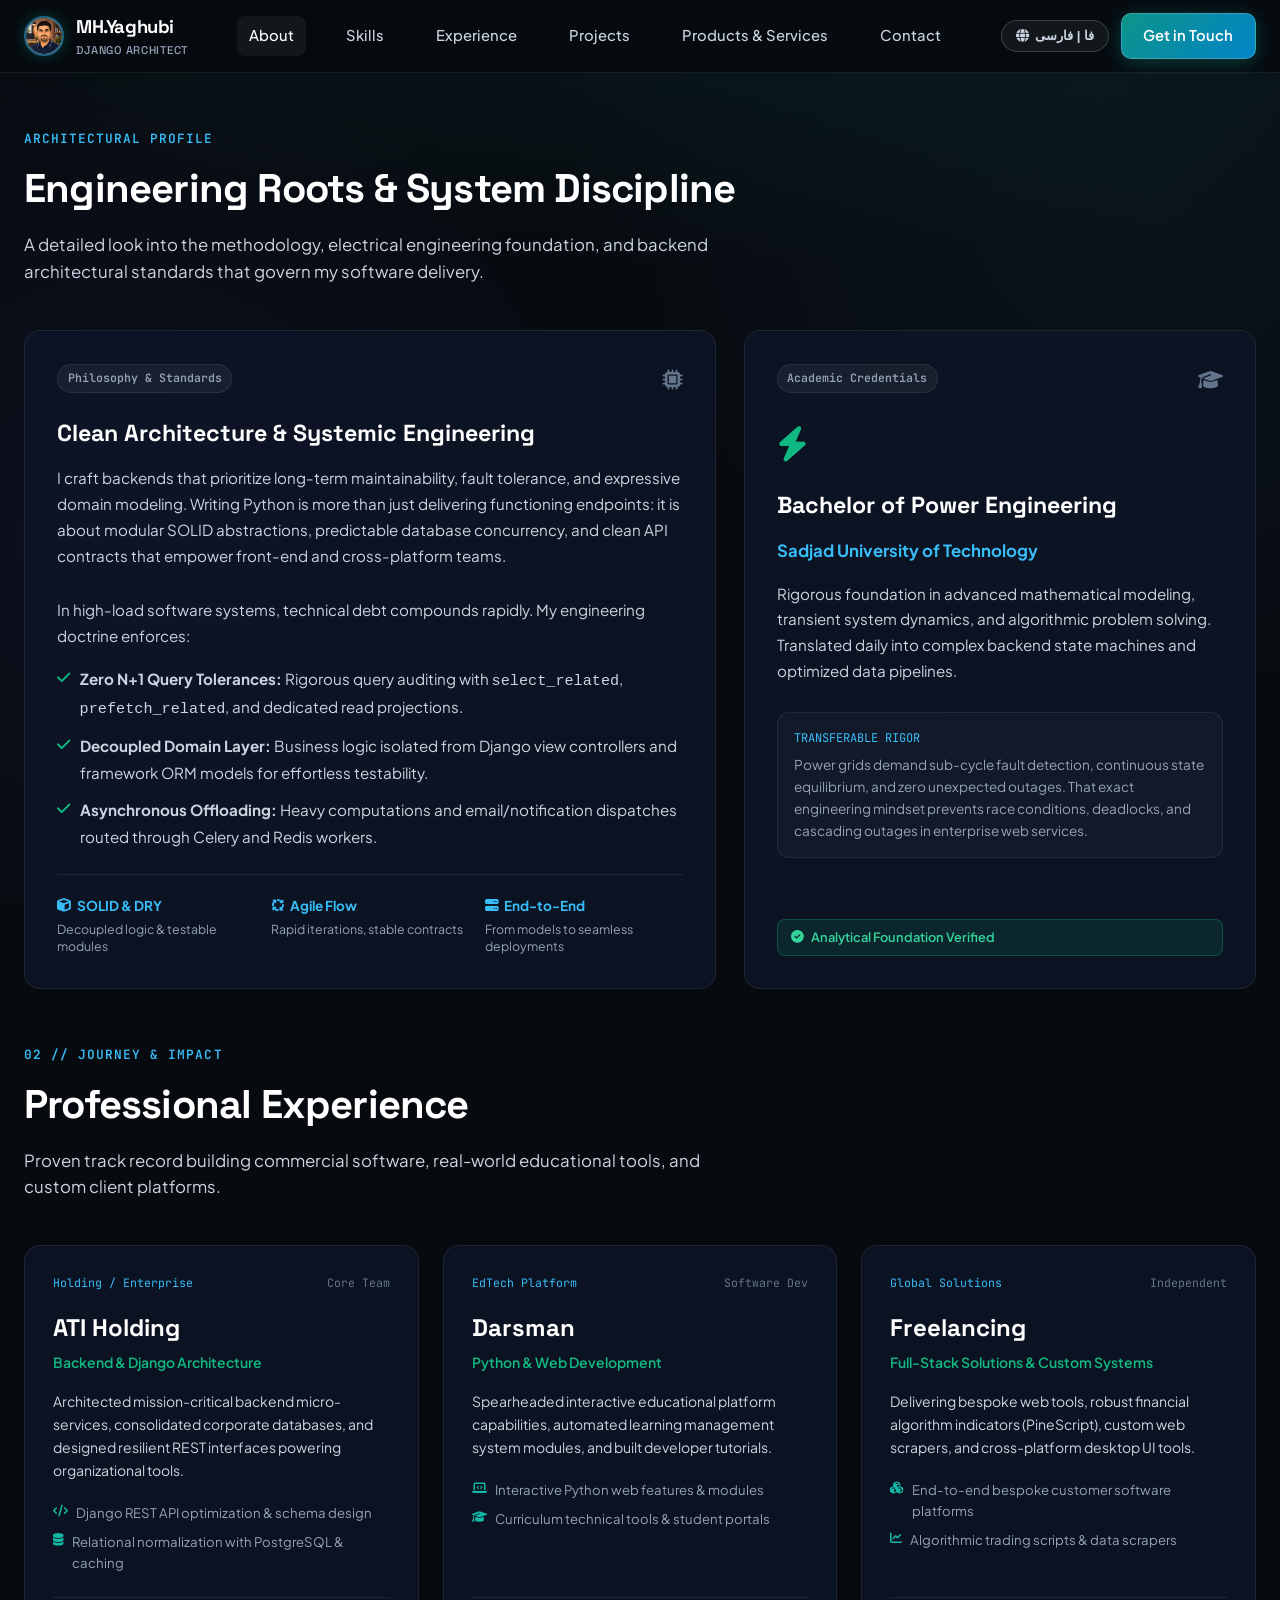
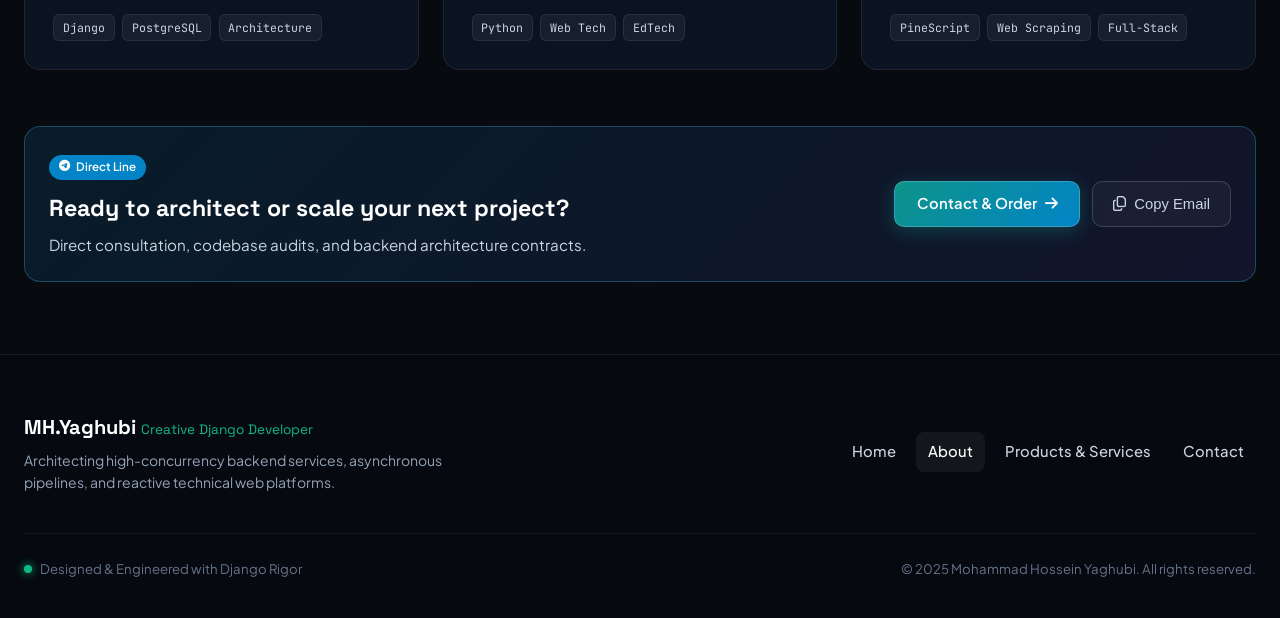
<file: about.html>
<!DOCTYPE html>
<html lang="en" dir="ltr">
<head>
  <meta charset="UTF-8">
  <meta name="viewport" content="width=device-width, initial-scale=1.0">
  <title>About & Engineering Foundation | Mohammad Hossein Yaghubi</title>
  <meta name="description" content="Learn about Mohammad Hossein Yaghubi's engineering foundation, power engineering discipline, clean architecture principles, and professional journey.">

  <!-- Google Fonts -->
  <link rel="preconnect" href="https://fonts.googleapis.com">
  <link rel="preconnect" href="https://fonts.gstatic.com" crossorigin>
  <link href="https://fonts.googleapis.com/css2?family=JetBrains+Mono:wght@400;500;600;700&family=Plus+Jakarta+Sans:wght@400;500;600;700;800&family=Space+Grotesk:wght@500;600;700&family=Vazirmatn:wght@400;500;600;700;800;900&display=swap" rel="stylesheet">

  <!-- Font Awesome CDN -->
  <link rel="stylesheet" href="https://cdnjs.cloudflare.com/ajax/libs/font-awesome/6.5.1/css/all.min.css" integrity="sha512-DTOQO9RWCH3ppGqcWaEA1BIZOC6xxalwEsw9c2QQeAIftl+Vegovlnee1c9QX4TctnWMn13TZye+giMm8e2LwA==" crossorigin="anonymous" referrerpolicy="no-referrer" />

  <!-- Stylesheet -->
  <link rel="stylesheet" href="./assets/css/style.css">
</head>
<body data-page-title-key="about_page_title">

  <!-- Header -->
  <header class="site-header">
    <div class="container header-inner">
      <a href="./index.html" class="brand-logo">
        <img src="./assets/images/avatar_mhy.jpg" alt="Mohammad Hossein Yaghubi" class="brand-avatar" />
        <div class="brand-title">
          <span class="brand-name">MH.Yaghubi</span>
          <span class="brand-tag">Django Architect</span>
        </div>
      </a>

      <!-- Desktop Nav -->
      <nav class="nav-desktop">
        <a href="./about.html" class="nav-link active" data-i18n="nav_about">About</a>
        <a href="./index.html#skills" class="nav-link" data-i18n="nav_skills">Skills</a>
        <a href="./index.html#experience" class="nav-link" data-i18n="nav_experience">Experience</a>
        <a href="./index.html#projects" class="nav-link" data-i18n="nav_projects">Projects</a>
        <a href="./products.html" class="nav-link" data-i18n="nav_products">Products & Services</a>
        <a href="./contact.html" class="nav-link" data-i18n="nav_contact">Contact</a>
      </nav>

      <!-- Actions -->
      <div class="header-actions">
        <button class="lang-toggle-btn" aria-label="Toggle Language">
          <i class="fa-solid fa-globe"></i>
          <span class="lang-btn-text">فا | فارسی</span>
        </button>

        <a href="./contact.html" class="btn-primary" data-i18n="nav_get_in_touch">
          Get in Touch <i class="fa-solid fa-arrow-right"></i>
        </a>

        <button class="mobile-menu-btn" aria-label="Open Navigation Menu">
          <i class="fa-solid fa-bars"></i>
        </button>
      </div>
    </div>

    <!-- Mobile Drawer -->
    <div class="mobile-drawer">
      <a href="./index.html" class="nav-link"><span>Home</span> <i class="fa-solid fa-angle-right"></i></a>
      <a href="./about.html" class="nav-link active"><span data-i18n="nav_about">About</span> <i class="fa-solid fa-angle-right"></i></a>
      <a href="./products.html" class="nav-link"><span data-i18n="nav_products">Products & Services</span> <i class="fa-solid fa-angle-right"></i></a>
      <a href="./contact.html" class="nav-link"><span data-i18n="nav_contact">Contact</span> <i class="fa-solid fa-angle-right"></i></a>
      <div class="mobile-drawer-footer">
        <a href="./contact.html" class="btn-primary" style="width:100%; justify-content:center;" data-i18n="nav_get_in_touch">
          Get in Touch <i class="fa-solid fa-arrow-right"></i>
        </a>
      </div>
    </div>
  </header>

  <!-- Main Content -->
  <main class="section-wrapper" style="padding-top: 3.5rem;">
    <div class="container">
      <div class="section-tag" data-i18n="about_page_tag">ARCHITECTURAL PROFILE</div>
      <h1 class="section-title" data-i18n="about_page_title">Engineering Roots & System Discipline</h1>
      <p class="section-subtitle" data-i18n="about_page_subtitle">
        A detailed look into the methodology, electrical engineering foundation, and backend architectural standards that govern my software delivery.
      </p>

      <!-- Grid Overview -->
      <div class="about-grid" style="margin-bottom: 3.5rem;">
        
        <!-- Left: Deep Philosophy -->
        <div class="glass-panel about-card">
          <div>
            <div class="about-card-header">
              <span class="card-pill-tag" data-i18n="philosophy_tag">Philosophy & Standards</span>
              <span class="card-icon-ghost"><i class="fa-solid fa-microchip"></i></span>
            </div>
            <h2 class="about-card-title" data-i18n="philosophy_title">Clean Architecture & Systemic Engineering</h2>
            <p class="about-card-body" data-i18n="philosophy_desc">
              I craft backends that prioritize long-term maintainability, fault tolerance, and expressive domain modeling. Writing Python is more than just delivering functioning endpoints: it is about modular SOLID abstractions, predictable database concurrency, and clean API contracts that empower front-end and cross-platform teams.
            </p>

            <div style="font-size:0.95rem; line-height:1.75; color:var(--text-secondary); margin-bottom:1.5rem;">
              <p style="margin-bottom:1rem;">
                In high-load software systems, technical debt compounds rapidly. My engineering doctrine enforces:
              </p>
              <ul style="list-style:none; display:flex; flex-direction:column; gap:0.65rem;">
                <li style="display:flex; align-items:flex-start; gap:0.6rem;">
                  <i class="fa-solid fa-check" style="color:#10B981; margin-top:0.25rem;"></i>
                  <span><strong>Zero N+1 Query Tolerances:</strong> Rigorous query auditing with <code>select_related</code>, <code>prefetch_related</code>, and dedicated read projections.</span>
                </li>
                <li style="display:flex; align-items:flex-start; gap:0.6rem;">
                  <i class="fa-solid fa-check" style="color:#10B981; margin-top:0.25rem;"></i>
                  <span><strong>Decoupled Domain Layer:</strong> Business logic isolated from Django view controllers and framework ORM models for effortless testability.</span>
                </li>
                <li style="display:flex; align-items:flex-start; gap:0.6rem;">
                  <i class="fa-solid fa-check" style="color:#10B981; margin-top:0.25rem;"></i>
                  <span><strong>Asynchronous Offloading:</strong> Heavy computations and email/notification dispatches routed through Celery and Redis workers.</span>
                </li>
              </ul>
            </div>
          </div>

          <div class="about-features-row">
            <div class="feature-micro-item">
              <div class="feature-micro-title"><i class="fa-solid fa-cube"></i> <span data-i18n="feature_solid_title">SOLID & DRY</span></div>
              <div class="feature-micro-desc" data-i18n="feature_solid_desc">Decoupled logic & testable modules</div>
            </div>
            <div class="feature-micro-item">
              <div class="feature-micro-title"><i class="fa-solid fa-arrows-spin"></i> <span data-i18n="feature_agile_title">Agile Flow</span></div>
              <div class="feature-micro-desc" data-i18n="feature_agile_desc">Rapid iterations, stable contracts</div>
            </div>
            <div class="feature-micro-item">
              <div class="feature-micro-title"><i class="fa-solid fa-server"></i> <span data-i18n="feature_e2e_title">End-to-End</span></div>
              <div class="feature-micro-desc" data-i18n="feature_e2e_desc">From models to seamless deployments</div>
            </div>
          </div>
        </div>

        <!-- Right: Academic Credentials -->
        <div class="glass-panel about-card">
          <div>
            <div class="about-card-header">
              <span class="card-pill-tag" data-i18n="academic_tag">Academic Credentials</span>
              <span class="card-icon-ghost"><i class="fa-solid fa-graduation-cap"></i></span>
            </div>

            <div style="font-size:2.2rem; color:#10B981; margin-bottom:1rem;">
              <i class="fa-solid fa-bolt"></i>
            </div>

            <h3 class="about-card-title" data-i18n="academic_degree">Bachelor of Power Engineering</h3>
            <div style="font-size:1.05rem; font-weight:700; color:var(--cyan); margin-bottom:1rem;" data-i18n="academic_uni">
              Sadjad University of Technology
            </div>

            <p class="about-card-body" data-i18n="academic_desc">
              Rigorous foundation in advanced mathematical modeling, transient system dynamics, and algorithmic problem solving. Translated daily into complex backend state machines and optimized data pipelines.
            </p>

            <div style="background: rgba(255, 255, 255, 0.03); border: 1px solid var(--border-glass); border-radius: 0.75rem; padding: 1rem; margin-top: 1.25rem;">
              <div style="font-family:var(--font-mono); font-size:0.75rem; color:#38BDF8; margin-bottom:0.4rem;">
                TRANSFERABLE RIGOR
              </div>
              <p style="font-size:0.85rem; color:var(--text-muted); line-height:1.6;">
                Power grids demand sub-cycle fault detection, continuous state equilibrium, and zero unexpected outages. That exact engineering mindset prevents race conditions, deadlocks, and cascading outages in enterprise web services.
              </p>
            </div>
          </div>

          <div class="academic-badge">
            <i class="fa-solid fa-circle-check"></i>
            <span data-i18n="academic_verified">Analytical Foundation Verified</span>
          </div>
        </div>
      </div>

      <!-- Professional Journey Section -->
      <div style="margin-top: 2rem;">
        <div class="section-tag" data-i18n="sec2_tag">02 // JOURNEY & IMPACT</div>
        <h2 class="section-title" data-i18n="sec2_title">Professional Experience</h2>
        <p class="section-subtitle" data-i18n="sec2_subtitle">
          Proven track record building commercial software, real-world educational tools, and custom client platforms.
        </p>

        <div class="experience-grid">
          <!-- ATI Holding -->
          <div class="glass-panel experience-card">
            <div>
              <div class="exp-header">
                <span class="exp-company-tag" data-i18n="exp1_type">Holding / Enterprise</span>
                <span class="exp-role-tag" data-i18n="exp1_role">Core Team</span>
              </div>
              <h3 class="exp-company-name" data-i18n="exp1_company">ATI Holding</h3>
              <div class="exp-title" data-i18n="exp1_title">Backend & Django Architecture</div>
              <p class="exp-description" data-i18n="exp1_desc">
                Architected mission-critical backend micro-services, consolidated corporate databases, and designed resilient REST interfaces powering organizational tools.
              </p>
              <ul class="exp-bullet-list">
                <li class="exp-bullet-item"><i class="fa-solid fa-code"></i> <span data-i18n="exp1_b1">Django REST API optimization & schema design</span></li>
                <li class="exp-bullet-item"><i class="fa-solid fa-database"></i> <span data-i18n="exp1_b2">Relational normalization with PostgreSQL & caching</span></li>
              </ul>
            </div>
            <div class="tags-row">
              <span class="tag-badge">Django</span>
              <span class="tag-badge">PostgreSQL</span>
              <span class="tag-badge">Architecture</span>
            </div>
          </div>

          <!-- Darsman -->
          <div class="glass-panel experience-card">
            <div>
              <div class="exp-header">
                <span class="exp-company-tag" data-i18n="exp2_type">EdTech Platform</span>
                <span class="exp-role-tag" data-i18n="exp2_role">Software Dev</span>
              </div>
              <h3 class="exp-company-name" data-i18n="exp2_company">Darsman</h3>
              <div class="exp-title" data-i18n="exp2_title">Python & Web Development</div>
              <p class="exp-description" data-i18n="exp2_desc">
                Spearheaded interactive educational platform capabilities, automated learning management system modules, and built developer tutorials.
              </p>
              <ul class="exp-bullet-list">
                <li class="exp-bullet-item"><i class="fa-solid fa-laptop-code"></i> <span data-i18n="exp2_b1">Interactive Python web features & modules</span></li>
                <li class="exp-bullet-item"><i class="fa-solid fa-graduation-cap"></i> <span data-i18n="exp2_b2">Curriculum technical tools & student portals</span></li>
              </ul>
            </div>
            <div class="tags-row">
              <span class="tag-badge">Python</span>
              <span class="tag-badge">Web Tech</span>
              <span class="tag-badge">EdTech</span>
            </div>
          </div>

          <!-- Freelancing -->
          <div class="glass-panel experience-card">
            <div>
              <div class="exp-header">
                <span class="exp-company-tag" data-i18n="exp3_type">Global Solutions</span>
                <span class="exp-role-tag" data-i18n="exp3_role">Independent</span>
              </div>
              <h3 class="exp-company-name" data-i18n="exp3_company">Freelancing</h3>
              <div class="exp-title" data-i18n="exp3_title">Full-Stack Solutions & Custom Systems</div>
              <p class="exp-description" data-i18n="exp3_desc">
                Delivering bespoke web tools, robust financial algorithm indicators (PineScript), custom web scrapers, and cross-platform desktop UI tools.
              </p>
              <ul class="exp-bullet-list">
                <li class="exp-bullet-item"><i class="fa-solid fa-cubes"></i> <span data-i18n="exp3_b1">End-to-end bespoke customer software platforms</span></li>
                <li class="exp-bullet-item"><i class="fa-solid fa-chart-line"></i> <span data-i18n="exp3_b2">Algorithmic trading scripts & data scrapers</span></li>
              </ul>
            </div>
            <div class="tags-row">
              <span class="tag-badge">PineScript</span>
              <span class="tag-badge">Web Scraping</span>
              <span class="tag-badge">Full-Stack</span>
            </div>
          </div>
        </div>
      </div>

      <!-- Quick Hire Action Banner -->
      <div class="telegram-order-card" style="margin-top: 3.5rem;">
        <div style="display:flex; align-items:center; justify-content:space-between; flex-wrap:wrap; gap:1.5rem;">
          <div>
            <div class="tg-badge">
              <i class="fa-brands fa-telegram"></i> Direct Line
            </div>
            <h3 style="font-family:var(--font-heading); font-size:1.45rem; color:#FFF; margin-bottom:0.35rem;">
              Ready to architect or scale your next project?
            </h3>
            <p style="color:var(--text-secondary); font-size:0.95rem;">
              Direct consultation, codebase audits, and backend architecture contracts.
            </p>
          </div>
          <div style="display:flex; gap:0.75rem; flex-wrap:wrap;">
            <a href="./contact.html" class="btn-primary">
              Contact & Order <i class="fa-solid fa-arrow-right"></i>
            </a>
            <button class="btn-glass btn-copy-email">
              <i class="fa-regular fa-copy"></i> Copy Email
            </button>
          </div>
        </div>
      </div>

    </div>
  </main>

  <!-- Footer -->
  <footer class="site-footer">
    <div class="container">
      <div class="footer-top">
        <div class="footer-brand">
          <h4>MH.Yaghubi <span style="font-size:0.85rem; color:var(--teal-emerald); font-weight:400;">Creative Django Developer</span></h4>
          <p data-i18n="footer_desc">Architecting high-concurrency backend services, asynchronous pipelines, and reactive technical web platforms.</p>
        </div>

        <div style="display:flex; align-items:center; gap:0.5rem;">
          <a href="./index.html" class="nav-link">Home</a>
          <a href="./about.html" class="nav-link active" data-i18n="nav_about">About</a>
          <a href="./products.html" class="nav-link" data-i18n="nav_products">Products</a>
          <a href="./contact.html" class="nav-link" data-i18n="nav_contact">Contact</a>
        </div>
      </div>

      <div class="footer-bottom">
        <div style="display:flex; align-items:center; gap:0.5rem;">
          <span class="pulse-dot"></span>
          <span data-i18n="footer_django_rigor">Designed & Engineered with Django Rigor</span>
        </div>
        <div data-i18n="footer_copyright">
          © 2025 Mohammad Hossein Yaghubi. All rights reserved.
        </div>
      </div>
    </div>
  </footer>

  <div class="toast-notice"></div>

  <!-- Scripts -->
  <script src="./assets/js/i18n.js"></script>
  <script src="./assets/js/main.js"></script>
</body>
</html>
</file>
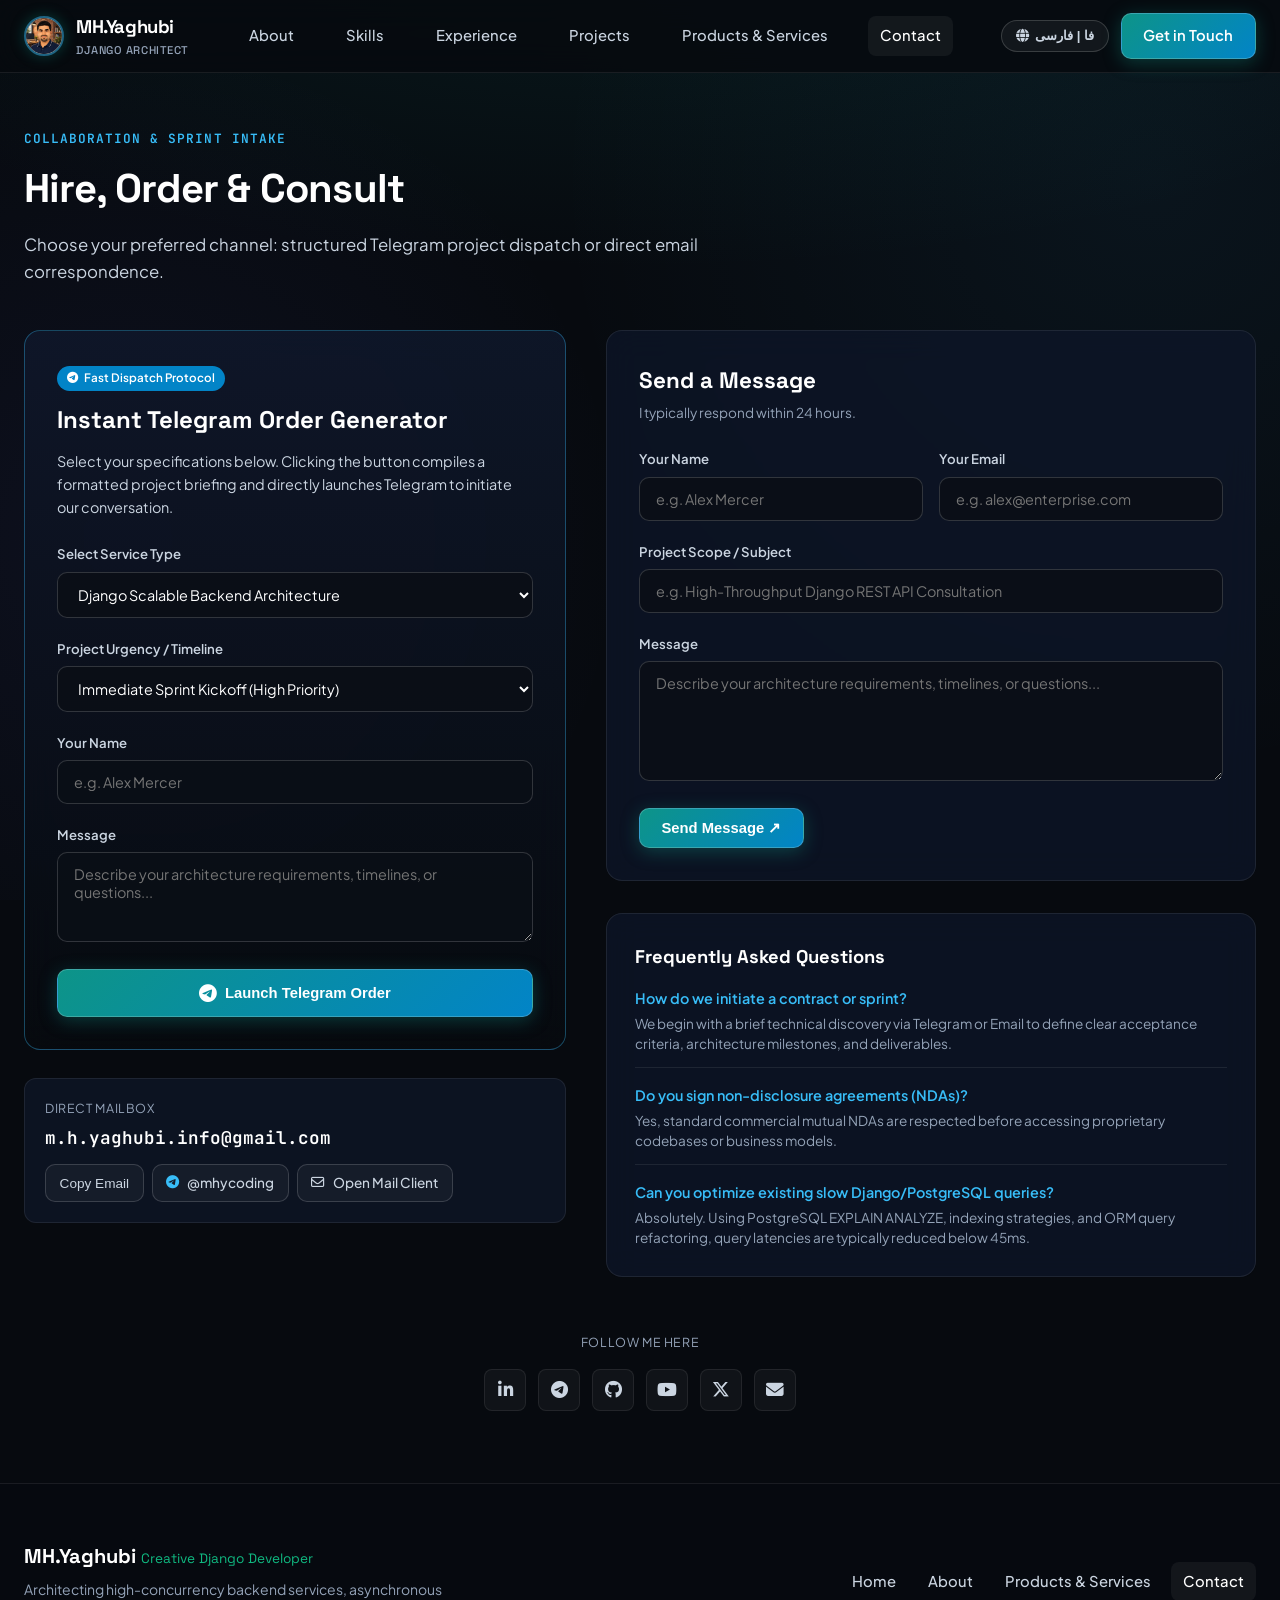
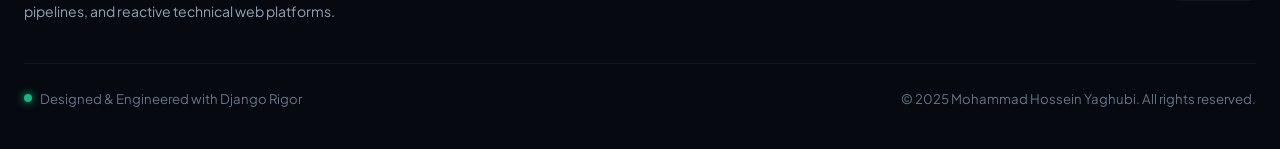
<file: contact.html>
<!DOCTYPE html>
<html lang="en" dir="ltr">
<head>
  <meta charset="UTF-8">
  <meta name="viewport" content="width=device-width, initial-scale=1.0">
  <title>Hire & Telegram Order | Mohammad Hossein Yaghubi</title>
  <meta name="description" content="Initiate a backend sprint, order custom Django architecture, PineScript indicators, or web scraping pipelines with Mohammad Hossein Yaghubi.">

  <!-- Google Fonts -->
  <link rel="preconnect" href="https://fonts.googleapis.com">
  <link rel="preconnect" href="https://fonts.gstatic.com" crossorigin>
  <link href="https://fonts.googleapis.com/css2?family=JetBrains+Mono:wght@400;500;600;700&family=Plus+Jakarta+Sans:wght@400;500;600;700;800&family=Space+Grotesk:wght@500;600;700&family=Vazirmatn:wght@400;500;600;700;800;900&display=swap" rel="stylesheet">

  <!-- Font Awesome CDN -->
  <link rel="stylesheet" href="https://cdnjs.cloudflare.com/ajax/libs/font-awesome/6.5.1/css/all.min.css" integrity="sha512-DTOQO9RWCH3ppGqcWaEA1BIZOC6xxalwEsw9c2QQeAIftl+Vegovlnee1c9QX4TctnWMn13TZye+giMm8e2LwA==" crossorigin="anonymous" referrerpolicy="no-referrer" />

  <!-- Stylesheet -->
  <link rel="stylesheet" href="./assets/css/style.css">
</head>
<body data-page-title-key="contact_page_title">

  <!-- Header -->
  <header class="site-header">
    <div class="container header-inner">
      <a href="./index.html" class="brand-logo">
        <img src="./assets/images/avatar_mhy.jpg" alt="Mohammad Hossein Yaghubi" class="brand-avatar" />
        <div class="brand-title">
          <span class="brand-name">MH.Yaghubi</span>
          <span class="brand-tag">Django Architect</span>
        </div>
      </a>

      <!-- Desktop Nav -->
      <nav class="nav-desktop">
        <a href="./index.html#about" class="nav-link" data-i18n="nav_about">About</a>
        <a href="./index.html#skills" class="nav-link" data-i18n="nav_skills">Skills</a>
        <a href="./index.html#experience" class="nav-link" data-i18n="nav_experience">Experience</a>
        <a href="./index.html#projects" class="nav-link" data-i18n="nav_projects">Projects</a>
        <a href="./products.html" class="nav-link" data-i18n="nav_products">Products & Services</a>
        <a href="./contact.html" class="nav-link active" data-i18n="nav_contact">Contact</a>
      </nav>

      <!-- Actions -->
      <div class="header-actions">
        <button class="lang-toggle-btn" aria-label="Toggle Language">
          <i class="fa-solid fa-globe"></i>
          <span class="lang-btn-text">فا | فارسی</span>
        </button>

        <a href="./contact.html" class="btn-primary" data-i18n="nav_get_in_touch">
          Get in Touch <i class="fa-solid fa-arrow-right"></i>
        </a>

        <button class="mobile-menu-btn" aria-label="Open Navigation Menu">
          <i class="fa-solid fa-bars"></i>
        </button>
      </div>
    </div>

    <!-- Mobile Drawer -->
    <div class="mobile-drawer">
      <a href="./index.html" class="nav-link"><span>Home</span> <i class="fa-solid fa-angle-right"></i></a>
      <a href="./about.html" class="nav-link"><span data-i18n="nav_about">About</span> <i class="fa-solid fa-angle-right"></i></a>
      <a href="./products.html" class="nav-link"><span data-i18n="nav_products">Products & Services</span> <i class="fa-solid fa-angle-right"></i></a>
      <a href="./contact.html" class="nav-link active"><span data-i18n="nav_contact">Contact</span> <i class="fa-solid fa-angle-right"></i></a>
      <div class="mobile-drawer-footer">
        <a href="#tgOrderStudio" class="btn-primary" style="width:100%; justify-content:center;">
          <i class="fa-brands fa-telegram"></i> <span data-i18n="tg_btn_action">Launch Telegram Order</span>
        </a>
      </div>
    </div>
  </header>

  <!-- Main Content -->
  <main class="section-wrapper" style="padding-top: 3.5rem;">
    <div class="container">
      <div class="section-tag" data-i18n="contact_page_tag">COLLABORATION & SPRINT INTAKE</div>
      <h1 class="section-title" data-i18n="contact_page_title">Hire, Order & Consult</h1>
      <p class="section-subtitle" data-i18n="contact_page_subtitle">
        Choose your preferred channel: structured Telegram project dispatch or direct email correspondence.
      </p>

      <div class="contact-grid">
        
        <!-- Left Column: Telegram Order Studio -->
        <div>
          <div class="glass-panel" style="padding: 2rem; border-color: rgba(56, 189, 248, 0.35); background: linear-gradient(180deg, rgba(15, 23, 42, 0.9) 0%, rgba(7, 10, 15, 0.9) 100%);">
            <div class="tg-badge">
              <i class="fa-brands fa-telegram"></i> Fast Dispatch Protocol
            </div>
            <h2 style="font-family:var(--font-heading); font-size:1.5rem; color:#FFF; margin-bottom:0.65rem;">
              Instant Telegram Order Generator
            </h2>
            <p style="font-size:0.9rem; color:var(--text-secondary); margin-bottom:1.5rem;">
              Select your specifications below. Clicking the button compiles a formatted project briefing and directly launches Telegram to initiate our conversation.
            </p>

            <form id="tgOrderStudio">
              <div class="form-group">
                <label class="form-label" data-i18n="select_service_type">Select Service Type</label>
                <select id="tgServiceSelect" class="form-select">
                  <option value="Django Scalable Backend Architecture" data-i18n="opt_django_backend">Django Scalable Backend Architecture</option>
                  <option value="RESTful API Design & ORM Optimization" data-i18n="opt_rest_api">RESTful API Design & ORM Optimization</option>
                  <option value="Custom TradingView PineScript Indicator" data-i18n="opt_pinescript">Custom TradingView PineScript Indicator</option>
                  <option value="Asynchronous Web Scraping & Telegram Bot" data-i18n="opt_scraping">Asynchronous Web Scraping & Telegram Bot</option>
                  <option value="End-to-End Full-Stack Web Platform" data-i18n="opt_fullstack">End-to-End Full-Stack Web Platform</option>
                  <option value="Code Review & Database Optimization" data-i18n="opt_consultation">Code Review & Database Optimization</option>
                </select>
              </div>

              <div class="form-group">
                <label class="form-label" data-i18n="select_urgency">Project Urgency / Timeline</label>
                <select id="tgUrgencySelect" class="form-select">
                  <option value="Immediate Sprint Kickoff (High Priority)" data-i18n="opt_immediate">Immediate Sprint Kickoff (High Priority)</option>
                  <option value="Standard Delivery (2-4 Weeks)" data-i18n="opt_normal">Standard Delivery (2-4 Weeks)</option>
                  <option value="Flexible Consultation & Planning" data-i18n="opt_flexible">Flexible Consultation & Planning</option>
                </select>
              </div>

              <div class="form-group">
                <label class="form-label" data-i18n="lbl_your_name">Your Name / Organization</label>
                <input type="text" id="tgClientName" class="form-input" placeholder="e.g. Alex Mercer" data-i18n-ph="ph_name">
              </div>

              <div class="form-group">
                <label class="form-label" data-i18n="lbl_message">Project Scope Overview</label>
                <textarea id="tgBrief" class="form-textarea" style="min-height:90px;" placeholder="Brief details about database, user loads, features..." data-i18n-ph="ph_message"></textarea>
              </div>

              <button type="button" id="btnTriggerTgOrder" class="btn-primary" style="width: 100%; justify-content: center; padding: 0.85rem;">
                <i class="fa-brands fa-telegram" style="font-size:1.15rem;"></i>
                <span data-i18n="tg_btn_action">Launch Telegram Order</span>
              </button>
            </form>
          </div>

          <!-- Direct Channels Box -->
          <div class="direct-mail-box" style="margin-top: 1.75rem;">
            <div class="mail-label" data-i18n="direct_mailbox">Direct Mailbox</div>
            <div class="mail-address">m.h.yaghubi.info@gmail.com</div>
            <div style="display:flex; gap:0.5rem; flex-wrap:wrap;">
              <button class="btn-glass btn-copy-email" style="font-size:0.85rem; padding:0.45rem 0.85rem;" data-i18n="btn_copy_email">
                <i class="fa-regular fa-copy"></i> Copy Email
              </button>
              <a href="https://t.me/mhycoding" target="_blank" rel="noopener noreferrer" class="btn-glass" style="font-size:0.85rem; padding:0.45rem 0.85rem;">
                <i class="fa-brands fa-telegram" style="color:#38BDF8"></i> @mhycoding
              </a>
              <a href="mailto:m.h.yaghubi.info@gmail.com" class="btn-glass" style="font-size:0.85rem; padding:0.45rem 0.85rem;">
                <i class="fa-regular fa-envelope"></i> Open Mail Client
              </a>
            </div>
          </div>
        </div>

        <!-- Right Column: Standard Email Contact Form & FAQ -->
        <div>
          <div class="glass-panel" style="padding: 2rem; margin-bottom: 2rem;">
            <h3 style="font-family:var(--font-heading); font-size:1.4rem; color:#FFF; margin-bottom:0.25rem;" data-i18n="form_send_header">
              Send a Message
            </h3>
            <p style="font-size:0.85rem; color:var(--text-muted); margin-bottom:1.5rem;" data-i18n="form_response_time">
              I typically respond within 24 hours.
            </p>

            <form id="contactForm">
              <div style="display:grid; grid-template-columns: 1fr 1fr; gap:1rem;">
                <div class="form-group">
                  <label class="form-label" data-i18n="lbl_your_name">Your Name</label>
                  <input type="text" name="name" class="form-input" placeholder="e.g. Alex Mercer" data-i18n-ph="ph_name" required>
                </div>
                <div class="form-group">
                  <label class="form-label" data-i18n="lbl_your_email">Your Email</label>
                  <input type="email" name="email" class="form-input" placeholder="e.g. alex@enterprise.com" data-i18n-ph="ph_email" required>
                </div>
              </div>

              <div class="form-group">
                <label class="form-label" data-i18n="lbl_project_scope">Project Scope / Subject</label>
                <input type="text" name="scope" class="form-input" placeholder="e.g. High-Throughput Django REST API Consultation" data-i18n-ph="ph_scope" required>
              </div>

              <div class="form-group">
                <label class="form-label" data-i18n="lbl_message">Message</label>
                <textarea name="message" class="form-textarea" placeholder="Describe your architecture requirements, timelines, or questions..." data-i18n-ph="ph_message" required></textarea>
              </div>

              <button type="submit" class="btn-primary" data-i18n="btn_send_message">
                Send Message <i class="fa-solid fa-paper-plane"></i>
              </button>
            </form>
          </div>

          <!-- FAQ Accordion -->
          <div class="glass-panel" style="padding: 1.75rem;">
            <h4 style="font-family:var(--font-heading); font-size:1.15rem; color:#FFF; margin-bottom:1rem;">
              Frequently Asked Questions
            </h4>
            
            <div style="display:flex; flex-direction:column; gap:1rem;">
              <div style="border-bottom:1px solid var(--border-glass); padding-bottom:0.75rem;">
                <div style="font-weight:600; color:var(--cyan); font-size:0.9rem; margin-bottom:0.25rem;">
                  How do we initiate a contract or sprint?
                </div>
                <div style="font-size:0.85rem; color:var(--text-muted); line-height:1.5;">
                  We begin with a brief technical discovery via Telegram or Email to define clear acceptance criteria, architecture milestones, and deliverables.
                </div>
              </div>

              <div style="border-bottom:1px solid var(--border-glass); padding-bottom:0.75rem;">
                <div style="font-weight:600; color:var(--cyan); font-size:0.9rem; margin-bottom:0.25rem;">
                  Do you sign non-disclosure agreements (NDAs)?
                </div>
                <div style="font-size:0.85rem; color:var(--text-muted); line-height:1.5;">
                  Yes, standard commercial mutual NDAs are respected before accessing proprietary codebases or business models.
                </div>
              </div>

              <div>
                <div style="font-weight:600; color:var(--cyan); font-size:0.9rem; margin-bottom:0.25rem;">
                  Can you optimize existing slow Django/PostgreSQL queries?
                </div>
                <div style="font-size:0.85rem; color:var(--text-muted); line-height:1.5;">
                  Absolutely. Using PostgreSQL EXPLAIN ANALYZE, indexing strategies, and ORM query refactoring, query latencies are typically reduced below 45ms.
                </div>
              </div>
            </div>
          </div>
        </div>

      </div>

      <!-- Social Channels -->
      <div style="margin-top: 3.5rem; text-align: center;">
        <div class="mail-label" style="margin-bottom:1rem;" data-i18n="follow_me">FOLLOW ME HERE</div>
        <div class="social-links-row" style="justify-content: center;">
          <a href="https://linkedin.com/in/mhyaghubi" target="_blank" rel="noopener noreferrer" class="social-btn" title="LinkedIn">
            <i class="fa-brands fa-linkedin-in"></i>
          </a>
          <a href="https://t.me/mhycoding" target="_blank" rel="noopener noreferrer" class="social-btn" title="Telegram (@mhycoding)">
            <i class="fa-brands fa-telegram"></i>
          </a>
          <a href="https://github.com/mhyaghubi" target="_blank" rel="noopener noreferrer" class="social-btn" title="GitHub">
            <i class="fa-brands fa-github"></i>
          </a>
          <a href="https://youtube.com/@mhyaghubi" target="_blank" rel="noopener noreferrer" class="social-btn" title="YouTube">
            <i class="fa-brands fa-youtube"></i>
          </a>
          <a href="https://x.com/mhyaghubi" target="_blank" rel="noopener noreferrer" class="social-btn" title="X (Twitter)">
            <i class="fa-brands fa-x-twitter"></i>
          </a>
          <a href="mailto:m.h.yaghubi.info@gmail.com" class="social-btn" title="Email Direct">
            <i class="fa-solid fa-envelope"></i>
          </a>
        </div>
      </div>
    </div>
  </main>

  <!-- Footer -->
  <footer class="site-footer">
    <div class="container">
      <div class="footer-top">
        <div class="footer-brand">
          <h4>MH.Yaghubi <span style="font-size:0.85rem; color:var(--teal-emerald); font-weight:400;">Creative Django Developer</span></h4>
          <p data-i18n="footer_desc">Architecting high-concurrency backend services, asynchronous pipelines, and reactive technical web platforms.</p>
        </div>

        <div style="display:flex; align-items:center; gap:0.5rem;">
          <a href="./index.html" class="nav-link">Home</a>
          <a href="./about.html" class="nav-link" data-i18n="nav_about">About</a>
          <a href="./products.html" class="nav-link" data-i18n="nav_products">Products</a>
          <a href="./contact.html" class="nav-link active" data-i18n="nav_contact">Contact</a>
        </div>
      </div>

      <div class="footer-bottom">
        <div style="display:flex; align-items:center; gap:0.5rem;">
          <span class="pulse-dot"></span>
          <span data-i18n="footer_django_rigor">Designed & Engineered with Django Rigor</span>
        </div>
        <div data-i18n="footer_copyright">
          © 2025 Mohammad Hossein Yaghubi. All rights reserved.
        </div>
      </div>
    </div>
  </footer>

  <div class="toast-notice"></div>

  <!-- Scripts -->
  <script src="./assets/js/i18n.js"></script>
  <script src="./assets/js/main.js"></script>
  <script>
    // Specific handler for tgOrderStudio button on contact.html
    document.addEventListener('DOMContentLoaded', () => {
      const triggerBtn = document.querySelector('#btnTriggerTgOrder');
      if (triggerBtn) {
        triggerBtn.addEventListener('click', () => {
          const service = document.querySelector('#tgServiceSelect')?.value || '';
          const urgency = document.querySelector('#tgUrgencySelect')?.value || '';
          const name = document.querySelector('#tgClientName')?.value || '';
          const brief = document.querySelector('#tgBrief')?.value || '';

          if (window.launchTelegramOrder) {
            window.launchTelegramOrder({
              service: service,
              urgency: urgency,
              name: name,
              message: brief
            });
          }
        });
      }
    });
  </script>
</body>
</html>
</file>
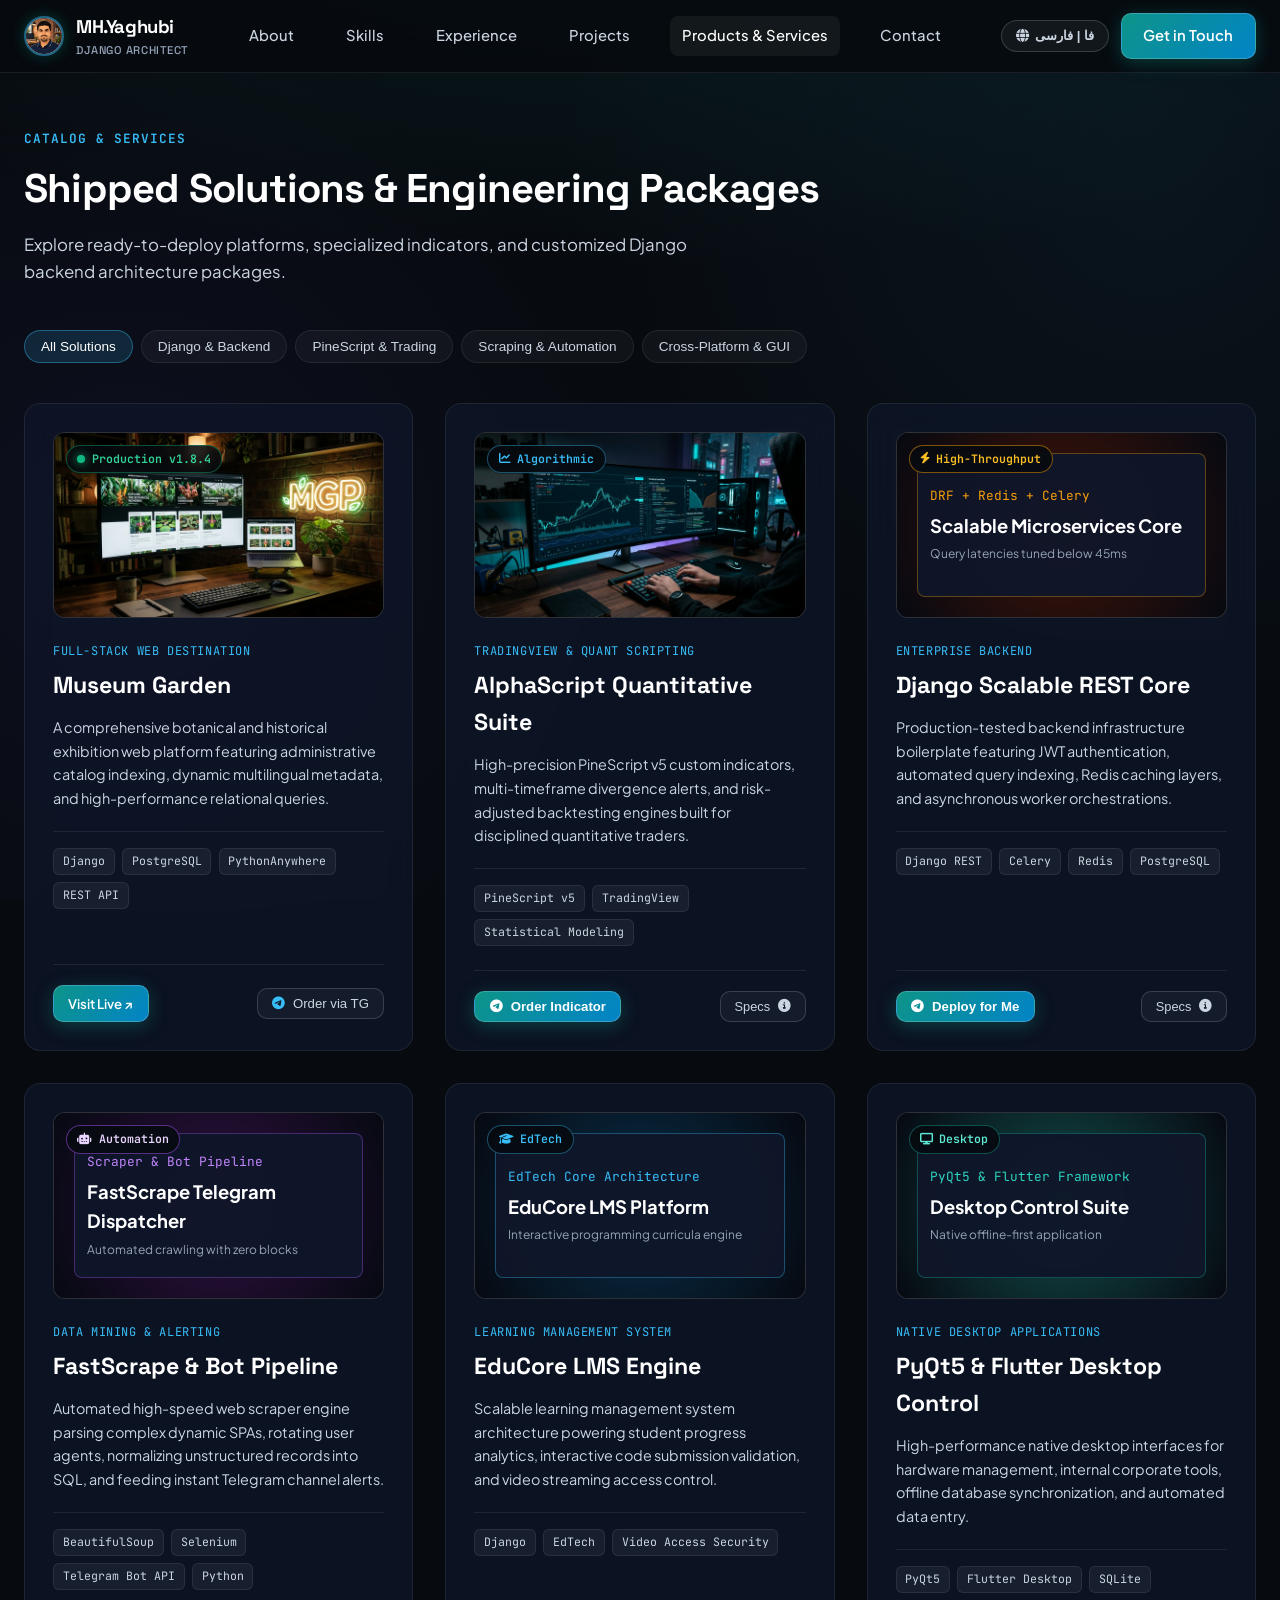
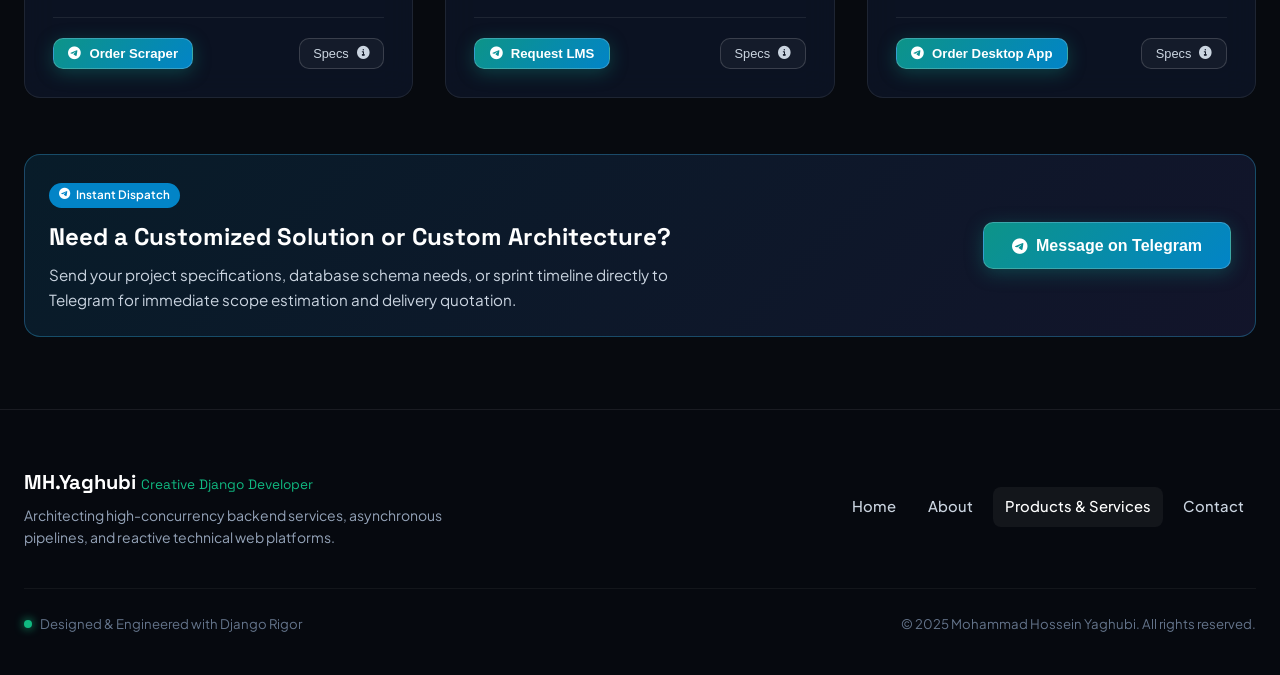
<file: products.html>
<!DOCTYPE html>
<html lang="en" dir="ltr">
<head>
  <meta charset="UTF-8">
  <meta name="viewport" content="width=device-width, initial-scale=1.0">
  <title>Products & Shipped Solutions | Mohammad Hossein Yaghubi</title>
  <meta name="description" content="Shipped solutions, software packages, and technical architecture deliverables by Mohammad Hossein Yaghubi.">

  <!-- Google Fonts -->
  <link rel="preconnect" href="https://fonts.googleapis.com">
  <link rel="preconnect" href="https://fonts.gstatic.com" crossorigin>
  <link href="https://fonts.googleapis.com/css2?family=JetBrains+Mono:wght@400;500;600;700&family=Plus+Jakarta+Sans:wght@400;500;600;700;800&family=Space+Grotesk:wght@500;600;700&family=Vazirmatn:wght@400;500;600;700;800;900&display=swap" rel="stylesheet">

  <!-- Font Awesome CDN -->
  <link rel="stylesheet" href="https://cdnjs.cloudflare.com/ajax/libs/font-awesome/6.5.1/css/all.min.css" integrity="sha512-DTOQO9RWCH3ppGqcWaEA1BIZOC6xxalwEsw9c2QQeAIftl+Vegovlnee1c9QX4TctnWMn13TZye+giMm8e2LwA==" crossorigin="anonymous" referrerpolicy="no-referrer" />

  <!-- Stylesheet -->
  <link rel="stylesheet" href="./assets/css/style.css">
</head>
<body data-page-title-key="products_page_title">

  <!-- Header -->
  <header class="site-header">
    <div class="container header-inner">
      <a href="./index.html" class="brand-logo">
        <img src="./assets/images/avatar_mhy.jpg" alt="Mohammad Hossein Yaghubi" class="brand-avatar" />
        <div class="brand-title">
          <span class="brand-name">MH.Yaghubi</span>
          <span class="brand-tag">Django Architect</span>
        </div>
      </a>

      <!-- Desktop Nav -->
      <nav class="nav-desktop">
        <a href="./index.html#about" class="nav-link" data-i18n="nav_about">About</a>
        <a href="./index.html#skills" class="nav-link" data-i18n="nav_skills">Skills</a>
        <a href="./index.html#experience" class="nav-link" data-i18n="nav_experience">Experience</a>
        <a href="./index.html#projects" class="nav-link" data-i18n="nav_projects">Projects</a>
        <a href="./products.html" class="nav-link active" data-i18n="nav_products">Products & Services</a>
        <a href="./contact.html" class="nav-link" data-i18n="nav_contact">Contact</a>
      </nav>

      <!-- Actions -->
      <div class="header-actions">
        <button class="lang-toggle-btn" aria-label="Toggle Language">
          <i class="fa-solid fa-globe"></i>
          <span class="lang-btn-text">فا | فارسی</span>
        </button>

        <a href="./contact.html" class="btn-primary" data-i18n="nav_get_in_touch">
          Get in Touch <i class="fa-solid fa-arrow-right"></i>
        </a>

        <button class="mobile-menu-btn" aria-label="Open Navigation Menu">
          <i class="fa-solid fa-bars"></i>
        </button>
      </div>
    </div>

    <!-- Mobile Drawer -->
    <div class="mobile-drawer">
      <a href="./index.html" class="nav-link"><span>Home</span> <i class="fa-solid fa-angle-right"></i></a>
      <a href="./about.html" class="nav-link"><span data-i18n="nav_about">About</span> <i class="fa-solid fa-angle-right"></i></a>
      <a href="./products.html" class="nav-link active"><span data-i18n="nav_products">Products & Services</span> <i class="fa-solid fa-angle-right"></i></a>
      <a href="./contact.html" class="nav-link"><span data-i18n="nav_contact">Contact</span> <i class="fa-solid fa-angle-right"></i></a>
      <div class="mobile-drawer-footer">
        <a href="./contact.html" class="btn-primary" style="width:100%; justify-content:center;" data-i18n="nav_get_in_touch">
          Get in Touch <i class="fa-solid fa-arrow-right"></i>
        </a>
      </div>
    </div>
  </header>

  <!-- Page Content -->
  <main class="section-wrapper" style="padding-top: 3.5rem;">
    <div class="container">
      <div class="section-tag" data-i18n="products_page_tag">CATALOG & SERVICES</div>
      <h1 class="section-title" data-i18n="products_page_title">Shipped Solutions & Engineering Packages</h1>
      <p class="section-subtitle" data-i18n="products_page_subtitle">
        Explore ready-to-deploy platforms, specialized indicators, and customized Django backend architecture packages.
      </p>

      <!-- Category Filter Tabs -->
      <div class="filter-tabs-row">
        <button class="filter-tab-btn active" data-filter="all" data-i18n="tab_all">All Solutions</button>
        <button class="filter-tab-btn" data-filter="django" data-i18n="tab_django">Django & Backend</button>
        <button class="filter-tab-btn" data-filter="trading" data-i18n="tab_trading">PineScript & Trading</button>
        <button class="filter-tab-btn" data-filter="scraping" data-i18n="tab_scraping">Scraping & Automation</button>
        <button class="filter-tab-btn" data-filter="gui" data-i18n="tab_crossplatform">Cross-Platform & GUI</button>
      </div>

      <!-- Solutions Grid -->
      <div class="projects-grid" style="grid-template-columns: repeat(auto-fill, minmax(360px, 1fr));">
        
        <!-- 1. Museum Garden -->
        <div class="glass-panel project-card product-filter-item" data-category="django all">
          <div>
            <div class="project-mockup-frame">
              <img src="./assets/images/museum_garden_mockup.jpg" alt="Museum Garden Exhibition Portal Mockup" class="project-mockup-img" loading="lazy" referrerpolicy="no-referrer">
              <div class="mockup-overlay-badge">
                <span class="pulse-dot"></span>
                <span>Production v1.8.4</span>
              </div>
            </div>

            <div class="project-subhead">Full-Stack Web Destination</div>
            <h3 class="project-title" style="font-size:1.45rem;">Museum Garden</h3>
            <p class="project-quote">
              A comprehensive botanical and historical exhibition web platform featuring administrative catalog indexing, dynamic multilingual metadata, and high-performance relational queries.
            </p>

            <div class="tags-row">
              <span class="tag-badge">Django</span>
              <span class="tag-badge">PostgreSQL</span>
              <span class="tag-badge">PythonAnywhere</span>
              <span class="tag-badge">REST API</span>
            </div>
          </div>

          <div class="project-footer">
            <a href="https://mhyaghubi.pythonanywhere.com" target="_blank" rel="noopener noreferrer" class="btn-primary" style="padding:0.45rem 0.9rem; font-size:0.825rem;">
              Visit Live ↗
            </a>
            <button class="btn-glass btn-launch-telegram" data-service="Museum Garden Style CMS Platform" style="padding:0.45rem 0.9rem; font-size:0.825rem;">
              <i class="fa-brands fa-telegram" style="color:#38BDF8"></i> Order via TG
            </button>
          </div>
        </div>

        <!-- 2. AlphaScript Trading Suite -->
        <div class="glass-panel project-card product-filter-item" data-category="trading all">
          <div>
            <div class="project-mockup-frame">
              <img src="./assets/images/alphascript_trading_mockup.jpg" alt="AlphaScript Quantitative Trading Suite Mockup" class="project-mockup-img" loading="lazy" referrerpolicy="no-referrer">
              <div class="mockup-overlay-badge" style="border-color:rgba(56, 189, 248, 0.4); color:var(--cyan)">
                <i class="fa-solid fa-chart-line"></i> Algorithmic
              </div>
            </div>

            <div class="project-subhead">TradingView & Quant Scripting</div>
            <h3 class="project-title" style="font-size:1.45rem;">AlphaScript Quantitative Suite</h3>
            <p class="project-quote">
              High-precision PineScript v5 custom indicators, multi-timeframe divergence alerts, and risk-adjusted backtesting engines built for disciplined quantitative traders.
            </p>

            <div class="tags-row">
              <span class="tag-badge">PineScript v5</span>
              <span class="tag-badge">TradingView</span>
              <span class="tag-badge">Statistical Modeling</span>
            </div>
          </div>

          <div class="project-footer">
            <button class="btn-primary btn-launch-telegram" data-service="AlphaScript Custom PineScript Indicator" style="padding:0.45rem 0.9rem; font-size:0.825rem;">
              <i class="fa-brands fa-telegram"></i> Order Indicator
            </button>
            <button class="btn-glass btn-open-specs" data-title="AlphaScript Suite Architecture" data-specs="<p><strong>PineScript v5 Features:</strong></p><ul><li>Dynamic ATR volatility banding</li><li>Multi-timeframe momentum convergence</li><li>Automated Webhook alert dispatch for automated broker execution</li></ul>" style="padding:0.45rem 0.85rem; font-size:0.8rem;">
              Specs <i class="fa-solid fa-info-circle"></i>
            </button>
          </div>
        </div>

        <!-- 3. High-Concurrency REST Microservice -->
        <div class="glass-panel project-card product-filter-item" data-category="django all">
          <div>
            <div class="project-mockup-frame">
              <div class="mockup-inner" style="background: radial-gradient(circle at 50% 50%, #431407 0%, #060911 100%); display:flex; align-items:center; justify-content:center; padding:1.25rem;">
                <div style="background: rgba(15, 23, 42, 0.95); border: 1px solid rgba(245, 158, 11, 0.35); border-radius: 8px; width:100%; height:100%; padding:12px; display:flex; flex-direction:column; justify-content:center;">
                  <div style="font-family:var(--font-mono); font-size:0.8rem; color:#F59E0B;">DRF + Redis + Celery</div>
                  <div style="font-size:1.15rem; font-weight:700; color:#FFF; margin-top:4px;">Scalable Microservices Core</div>
                  <div style="font-size:0.75rem; color:#94A3B8; margin-top:4px;">Query latencies tuned below 45ms</div>
                </div>
              </div>
              <div class="mockup-overlay-badge" style="border-color:rgba(245, 158, 11, 0.5); color:#FBBF24;">
                <i class="fa-solid fa-bolt"></i> High-Throughput
              </div>
            </div>

            <div class="project-subhead">Enterprise Backend</div>
            <h3 class="project-title" style="font-size:1.45rem;">Django Scalable REST Core</h3>
            <p class="project-quote">
              Production-tested backend infrastructure boilerplate featuring JWT authentication, automated query indexing, Redis caching layers, and asynchronous worker orchestrations.
            </p>

            <div class="tags-row">
              <span class="tag-badge">Django REST</span>
              <span class="tag-badge">Celery</span>
              <span class="tag-badge">Redis</span>
              <span class="tag-badge">PostgreSQL</span>
            </div>
          </div>

          <div class="project-footer">
            <button class="btn-primary btn-launch-telegram" data-service="High-Scale Django Backend Architecture" style="padding:0.45rem 0.9rem; font-size:0.825rem;">
              <i class="fa-brands fa-telegram"></i> Deploy for Me
            </button>
            <button class="btn-glass btn-open-specs" data-title="Django Scalable Backend Architecture" data-specs="<p><strong>Architecture Stack:</strong></p><ul><li>Django 5.x REST Framework with granular permissions</li><li>Celery worker clusters managed by Redis broker</li><li>PostgreSQL connection pooling with pgbouncer</li><li>ORM query optimization preventing N+1 leaks</li></ul>" style="padding:0.45rem 0.85rem; font-size:0.8rem;">
              Specs <i class="fa-solid fa-info-circle"></i>
            </button>
          </div>
        </div>

        <!-- 4. FastScrape Autonomous Pipeline -->
        <div class="glass-panel project-card product-filter-item" data-category="scraping all">
          <div>
            <div class="project-mockup-frame">
              <div class="mockup-inner" style="background: radial-gradient(circle at 50% 50%, #311042 0%, #060911 100%); display:flex; align-items:center; justify-content:center; padding:1.25rem;">
                <div style="background: rgba(15, 23, 42, 0.95); border: 1px solid rgba(168, 85, 247, 0.35); border-radius: 8px; width:100%; height:100%; padding:12px; display:flex; flex-direction:column; justify-content:center;">
                  <div style="font-family:var(--font-mono); font-size:0.8rem; color:#C084FC;">Scraper & Bot Pipeline</div>
                  <div style="font-size:1.15rem; font-weight:700; color:#FFF; margin-top:4px;">FastScrape Telegram Dispatcher</div>
                  <div style="font-size:0.75rem; color:#94A3B8; margin-top:4px;">Automated crawling with zero blocks</div>
                </div>
              </div>
              <div class="mockup-overlay-badge" style="border-color:rgba(168, 85, 247, 0.5); color:#E9D5FF;">
                <i class="fa-solid fa-robot"></i> Automation
              </div>
            </div>

            <div class="project-subhead">Data Mining & Alerting</div>
            <h3 class="project-title" style="font-size:1.45rem;">FastScrape & Bot Pipeline</h3>
            <p class="project-quote">
              Automated high-speed web scraper engine parsing complex dynamic SPAs, rotating user agents, normalizing unstructured records into SQL, and feeding instant Telegram channel alerts.
            </p>

            <div class="tags-row">
              <span class="tag-badge">BeautifulSoup</span>
              <span class="tag-badge">Selenium</span>
              <span class="tag-badge">Telegram Bot API</span>
              <span class="tag-badge">Python</span>
            </div>
          </div>

          <div class="project-footer">
            <button class="btn-primary btn-launch-telegram" data-service="Custom Web Scraper & Telegram Bot Pipeline" style="padding:0.45rem 0.9rem; font-size:0.825rem;">
              <i class="fa-brands fa-telegram"></i> Order Scraper
            </button>
            <button class="btn-glass btn-open-specs" data-title="Web Scraper & Telegram Bot Architecture" data-specs="<p><strong>Pipeline Capabilities:</strong></p><ul><li>Headless Chrome automation handling Cloudflare challenge bypass</li><li>Asynchronous rate-limited queueing with Retry logic</li><li>Real-time formatters piping clean markdown cards to Telegram groups or channels</li></ul>" style="padding:0.45rem 0.85rem; font-size:0.8rem;">
              Specs <i class="fa-solid fa-info-circle"></i>
            </button>
          </div>
        </div>

        <!-- 5. Darsman EduCore LMS -->
        <div class="glass-panel project-card product-filter-item" data-category="django all">
          <div>
            <div class="project-mockup-frame">
              <div class="mockup-inner" style="background: radial-gradient(circle at 50% 50%, #082f49 0%, #060911 100%); display:flex; align-items:center; justify-content:center; padding:1.25rem;">
                <div style="background: rgba(15, 23, 42, 0.95); border: 1px solid rgba(56, 189, 248, 0.35); border-radius: 8px; width:100%; height:100%; padding:12px; display:flex; flex-direction:column; justify-content:center;">
                  <div style="font-family:var(--font-mono); font-size:0.8rem; color:#38BDF8;">EdTech Core Architecture</div>
                  <div style="font-size:1.15rem; font-weight:700; color:#FFF; margin-top:4px;">EduCore LMS Platform</div>
                  <div style="font-size:0.75rem; color:#94A3B8; margin-top:4px;">Interactive programming curricula engine</div>
                </div>
              </div>
              <div class="mockup-overlay-badge" style="border-color:rgba(56, 189, 248, 0.4); color:var(--cyan)">
                <i class="fa-solid fa-graduation-cap"></i> EdTech
              </div>
            </div>

            <div class="project-subhead">Learning Management System</div>
            <h3 class="project-title" style="font-size:1.45rem;">EduCore LMS Engine</h3>
            <p class="project-quote">
              Scalable learning management system architecture powering student progress analytics, interactive code submission validation, and video streaming access control.
            </p>

            <div class="tags-row">
              <span class="tag-badge">Django</span>
              <span class="tag-badge">EdTech</span>
              <span class="tag-badge">Video Access Security</span>
            </div>
          </div>

          <div class="project-footer">
            <button class="btn-primary btn-launch-telegram" data-service="LMS & Educational Platform Development" style="padding:0.45rem 0.9rem; font-size:0.825rem;">
              <i class="fa-brands fa-telegram"></i> Request LMS
            </button>
            <button class="btn-glass btn-open-specs" data-title="EduCore LMS Architecture" data-specs="<p><strong>LMS Capabilities:</strong></p><ul><li>Secure video tokenization preventing unauthorized downloads</li><li>Interactive quizzes and automated score computation</li><li>Student analytics and completion certificate generation</li></ul>" style="padding:0.45rem 0.85rem; font-size:0.8rem;">
              Specs <i class="fa-solid fa-info-circle"></i>
            </button>
          </div>
        </div>

        <!-- 6. Cross-Platform Desktop GUI -->
        <div class="glass-panel project-card product-filter-item" data-category="gui all">
          <div>
            <div class="project-mockup-frame">
              <div class="mockup-inner" style="background: radial-gradient(circle at 50% 50%, #134e4a 0%, #060911 100%); display:flex; align-items:center; justify-content:center; padding:1.25rem;">
                <div style="background: rgba(15, 23, 42, 0.95); border: 1px solid rgba(20, 184, 166, 0.35); border-radius: 8px; width:100%; height:100%; padding:12px; display:flex; flex-direction:column; justify-content:center;">
                  <div style="font-family:var(--font-mono); font-size:0.8rem; color:#2DD4BF;">PyQt5 & Flutter Framework</div>
                  <div style="font-size:1.15rem; font-weight:700; color:#FFF; margin-top:4px;">Desktop Control Suite</div>
                  <div style="font-size:0.75rem; color:#94A3B8; margin-top:4px;">Native offline-first application</div>
                </div>
              </div>
              <div class="mockup-overlay-badge" style="border-color:rgba(20, 184, 166, 0.4); color:#5EEAD4;">
                <i class="fa-solid fa-display"></i> Desktop
              </div>
            </div>

            <div class="project-subhead">Native Desktop Applications</div>
            <h3 class="project-title" style="font-size:1.45rem;">PyQt5 & Flutter Desktop Control</h3>
            <p class="project-quote">
              High-performance native desktop interfaces for hardware management, internal corporate tools, offline database synchronization, and automated data entry.
            </p>

            <div class="tags-row">
              <span class="tag-badge">PyQt5</span>
              <span class="tag-badge">Flutter Desktop</span>
              <span class="tag-badge">SQLite</span>
            </div>
          </div>

          <div class="project-footer">
            <button class="btn-primary btn-launch-telegram" data-service="Desktop GUI Application (PyQt5 / Flutter)" style="padding:0.45rem 0.9rem; font-size:0.825rem;">
              <i class="fa-brands fa-telegram"></i> Order Desktop App
            </button>
            <button class="btn-glass btn-open-specs" data-title="Desktop Application Architecture" data-specs="<p><strong>Desktop Highlights:</strong></p><ul><li>C++ backed Python Qt performance</li><li>Cross-platform deployment on Windows, Linux, and macOS</li><li>Local offline cache with periodic background server synchronization</li></ul>" style="padding:0.45rem 0.85rem; font-size:0.8rem;">
              Specs <i class="fa-solid fa-info-circle"></i>
            </button>
          </div>
        </div>

      </div>

      <!-- Quick Ordering Callout Card -->
      <div class="telegram-order-card" style="margin-top: 3.5rem;">
        <div style="display:flex; align-items:center; justify-content:space-between; flex-wrap:wrap; gap:1.5rem;">
          <div>
            <div class="tg-badge">
              <i class="fa-brands fa-telegram"></i> Instant Dispatch
            </div>
            <h3 style="font-family:var(--font-heading); font-size:1.5rem; color:#FFF; margin-bottom:0.45rem;">
              Need a Customized Solution or Custom Architecture?
            </h3>
            <p style="color:var(--text-secondary); max-width:640px; font-size:0.95rem;">
              Send your project specifications, database schema needs, or sprint timeline directly to Telegram for immediate scope estimation and delivery quotation.
            </p>
          </div>

          <button class="btn-primary btn-launch-telegram" data-service="Custom Solution Inquiry" style="padding:0.85rem 1.75rem; font-size:1rem;">
            <i class="fa-brands fa-telegram"></i> Message on Telegram
          </button>
        </div>
      </div>
    </div>
  </main>

  <!-- Architectural Specs Modal -->
  <div id="specsModal" class="custom-modal">
    <div class="modal-content-box">
      <button class="modal-close-btn" aria-label="Close modal">&times;</button>
      <h3 id="modalTitle" style="font-family:var(--font-heading); font-size:1.45rem; color:#FFF; margin-bottom:1rem;">
        System Architecture
      </h3>
      <div id="modalBody" style="font-size:0.925rem; color:var(--text-secondary); line-height:1.7; margin-bottom:1.5rem;">
        <!-- Injected via JavaScript -->
      </div>
      <div style="display:flex; justify-content:flex-end; gap:0.75rem;">
        <button class="btn-primary btn-launch-telegram" data-service="Architectural Consultation">
          <i class="fa-brands fa-telegram"></i> Order via Telegram
        </button>
      </div>
    </div>
  </div>

  <!-- Footer -->
  <footer class="site-footer">
    <div class="container">
      <div class="footer-top">
        <div class="footer-brand">
          <h4>MH.Yaghubi <span style="font-size:0.85rem; color:var(--teal-emerald); font-weight:400;">Creative Django Developer</span></h4>
          <p data-i18n="footer_desc">Architecting high-concurrency backend services, asynchronous pipelines, and reactive technical web platforms.</p>
        </div>

        <div style="display:flex; align-items:center; gap:0.5rem;">
          <a href="./index.html" class="nav-link">Home</a>
          <a href="./about.html" class="nav-link" data-i18n="nav_about">About</a>
          <a href="./products.html" class="nav-link active" data-i18n="nav_products">Products</a>
          <a href="./contact.html" class="nav-link" data-i18n="nav_contact">Contact</a>
        </div>
      </div>

      <div class="footer-bottom">
        <div style="display:flex; align-items:center; gap:0.5rem;">
          <span class="pulse-dot"></span>
          <span data-i18n="footer_django_rigor">Designed & Engineered with Django Rigor</span>
        </div>
        <div data-i18n="footer_copyright">
          © 2025 Mohammad Hossein Yaghubi. All rights reserved.
        </div>
      </div>
    </div>
  </footer>

  <div class="toast-notice"></div>

  <!-- Scripts -->
  <script src="./assets/js/i18n.js"></script>
  <script src="./assets/js/main.js"></script>
</body>
</html>
</file>
<file: assets/css/style.css>
/* ==========================================================================
   MOHAMMAD HOSSEIN YAGHUBI - PORTFOLIO DESIGN SYSTEM
   Theme: Midnight Matrix & Technical Minimalism
   Full RTL & LTR Bilingual Support (English / Persian)
   ========================================================================== */

:root {
  --bg-canvas: #070A0F;
  --bg-surface: #0B0F17;
  --bg-card: rgba(15, 23, 42, 0.72);
  --bg-card-hover: rgba(22, 32, 56, 0.85);
  --bg-glass-input: rgba(11, 15, 23, 0.9);
  
  --primary: #0D9488;
  --primary-light: #14B8A6;
  --primary-glow: rgba(13, 148, 136, 0.35);
  --teal-emerald: #10B981;
  --cyan: #38BDF8;
  --cyan-glow: rgba(56, 189, 248, 0.25);
  --indigo: #6366F1;
  --indigo-glow: rgba(99, 102, 241, 0.25);
  --amber: #F59E0B;
  
  --text-primary: #F8FAFC;
  --text-secondary: #CBD5E1;
  --text-muted: #94A3B8;
  --text-dim: #64748B;
  
  --border-glass: rgba(255, 255, 255, 0.08);
  --border-glass-bright: rgba(255, 255, 255, 0.16);
  --border-glow: rgba(56, 189, 248, 0.3);
  
  --font-heading: 'Space Grotesk', -apple-system, BlinkMacSystemFont, sans-serif;
  --font-body: 'Plus Jakarta Sans', -apple-system, BlinkMacSystemFont, sans-serif;
  --font-mono: 'JetBrains Mono', monospace;
  --font-persian: 'Vazirmatn', -apple-system, BlinkMacSystemFont, sans-serif;

  --transition-fast: 0.18s ease;
  --transition-normal: 0.3s cubic-bezier(0.16, 1, 0.3, 1);
  --transition-slow: 0.5s cubic-bezier(0.16, 1, 0.3, 1);
}

/* Base reset */
*, *::before, *::after {
  box-sizing: border-box;
  margin: 0;
  padding: 0;
}

html {
  scroll-behavior: smooth;
  font-size: 16px;
  background-color: var(--bg-canvas);
  color: var(--text-primary);
  overflow-x: hidden;
  max-width: 100vw;
  width: 100%;
}

body {
  font-family: var(--font-body);
  line-height: 1.6;
  overflow-x: hidden;
  max-width: 100vw;
  width: 100%;
  background-color: var(--bg-canvas);
  background-image: 
    radial-gradient(ellipse 80% 50% at 50% -20%, rgba(13, 148, 136, 0.15), transparent),
    radial-gradient(circle 600px at 90% 20%, rgba(56, 189, 248, 0.06), transparent),
    radial-gradient(circle 500px at 10% 60%, rgba(99, 102, 241, 0.07), transparent);
  background-attachment: fixed;
  min-height: 100vh;
}

/* Persian / RTL Typography & Layout Adjustments */
[dir="rtl"] {
  direction: rtl;
  text-align: right;
  font-family: var(--font-persian);
}

[dir="rtl"] h1, 
[dir="rtl"] h2, 
[dir="rtl"] h3, 
[dir="rtl"] h4, 
[dir="rtl"] .font-heading {
  font-family: var(--font-persian);
  letter-spacing: 0 !important;
}

[dir="rtl"] .font-mono {
  font-family: var(--font-mono), var(--font-persian);
  direction: ltr;
  display: inline-block;
  text-align: left;
}

[dir="rtl"] .code-terminal,
[dir="rtl"] .ltr-code {
  direction: ltr !important;
  text-align: left !important;
}

/* Container */
.container {
  width: 100%;
  max-width: 1280px;
  margin-left: auto;
  margin-right: auto;
  padding-left: 1.5rem;
  padding-right: 1.5rem;
}

@media (max-width: 640px) {
  .container {
    padding-left: 1rem;
    padding-right: 1rem;
  }
}

/* Glassmorphic Panels */
.glass-panel {
  background: var(--bg-card);
  backdrop-filter: blur(16px);
  -webkit-backdrop-filter: blur(16px);
  border: 1px solid var(--border-glass);
  border-radius: 1rem;
  transition: transform var(--transition-normal), border-color var(--transition-normal), box-shadow var(--transition-normal);
}

.glass-panel:hover {
  border-color: rgba(56, 189, 248, 0.25);
  box-shadow: 0 10px 30px -10px rgba(0, 0, 0, 0.7), 0 0 20px -5px rgba(56, 189, 248, 0.15);
}

/* Header & Navbar */
.site-header {
  position: sticky;
  top: 0;
  z-index: 50;
  background: rgba(7, 10, 15, 0.85);
  backdrop-filter: blur(16px);
  -webkit-backdrop-filter: blur(16px);
  border-bottom: 1px solid var(--border-glass);
  transition: all var(--transition-normal);
}

.header-inner {
  display: flex;
  align-items: center;
  justify-content: space-between;
  height: 72px;
}

.brand-logo {
  display: flex;
  align-items: center;
  gap: 0.75rem;
  text-decoration: none;
  color: var(--text-primary);
  font-family: var(--font-heading);
  font-weight: 700;
  font-size: 1.25rem;
  letter-spacing: -0.02em;
}

.brand-avatar {
  width: 40px;
  height: 40px;
  border-radius: 50%;
  object-fit: cover;
  object-position: center 20%;
  border: 2px solid rgba(56, 189, 248, 0.5);
  box-shadow: 0 0 14px rgba(13, 148, 136, 0.35);
  flex-shrink: 0;
  display: block;
  transition: transform var(--transition-fast), border-color var(--transition-fast), box-shadow var(--transition-fast);
}

.brand-logo:hover .brand-avatar {
  transform: scale(1.08);
  border-color: #38BDF8;
  box-shadow: 0 0 18px rgba(56, 189, 248, 0.6);
}

.brand-symbol {
  color: var(--primary-light);
  font-family: var(--font-mono);
  font-size: 1.1rem;
  letter-spacing: 0.05em;
  padding: 0.2rem 0.5rem;
  background: rgba(13, 148, 136, 0.12);
  border: 1px solid rgba(13, 148, 136, 0.25);
  border-radius: 0.375rem;
}

.brand-title {
  display: flex;
  flex-direction: column;
}

.brand-name {
  font-weight: 700;
  font-size: 1.15rem;
  color: #FFFFFF;
}

.brand-tag {
  font-size: 0.7rem;
  font-weight: 500;
  color: var(--text-muted);
  letter-spacing: 0.05em;
  text-transform: uppercase;
}

.nav-desktop {
  display: flex;
  align-items: center;
  gap: 1.75rem;
}

.nav-link {
  text-decoration: none;
  color: var(--text-secondary);
  font-size: 0.925rem;
  font-weight: 500;
  padding: 0.5rem 0.75rem;
  border-radius: 0.5rem;
  transition: color var(--transition-fast), background var(--transition-fast);
}

.nav-link:hover, .nav-link.active {
  color: #FFFFFF;
  background: rgba(255, 255, 255, 0.05);
}

.header-actions {
  display: flex;
  align-items: center;
  gap: 0.75rem;
}

/* Language Switcher Button */
.lang-toggle-btn {
  display: inline-flex;
  align-items: center;
  gap: 0.4rem;
  background: rgba(255, 255, 255, 0.05);
  border: 1px solid var(--border-glass-bright);
  color: var(--text-secondary);
  padding: 0.45rem 0.85rem;
  border-radius: 9999px;
  font-size: 0.825rem;
  font-weight: 600;
  cursor: pointer;
  transition: all var(--transition-fast);
}

.lang-toggle-btn:hover {
  background: rgba(56, 189, 248, 0.12);
  border-color: rgba(56, 189, 248, 0.35);
  color: var(--cyan);
}

.lang-toggle-badge {
  font-size: 0.7rem;
  padding: 0.15rem 0.4rem;
  border-radius: 9999px;
  background: rgba(255, 255, 255, 0.1);
  color: #FFF;
}

/* Primary Button CTA */
.btn-primary {
  display: inline-flex;
  align-items: center;
  justify-content: center;
  gap: 0.5rem;
  background: linear-gradient(135deg, #0D9488 0%, #0284C7 100%);
  color: #FFFFFF;
  font-weight: 600;
  font-size: 0.925rem;
  padding: 0.65rem 1.35rem;
  border-radius: 0.625rem;
  border: 1px solid rgba(255, 255, 255, 0.2);
  text-decoration: none;
  cursor: pointer;
  box-shadow: 0 4px 18px var(--primary-glow);
  transition: all var(--transition-fast);
}

.btn-primary:hover {
  transform: translateY(-2px);
  box-shadow: 0 6px 24px rgba(13, 148, 136, 0.5);
  color: #FFFFFF;
}

.btn-glass {
  display: inline-flex;
  align-items: center;
  justify-content: center;
  gap: 0.5rem;
  background: rgba(255, 255, 255, 0.04);
  color: var(--text-secondary);
  font-weight: 500;
  font-size: 0.925rem;
  padding: 0.65rem 1.25rem;
  border-radius: 0.625rem;
  border: 1px solid var(--border-glass-bright);
  text-decoration: none;
  cursor: pointer;
  transition: all var(--transition-fast);
}

.btn-glass:hover {
  background: rgba(56, 189, 248, 0.1);
  border-color: rgba(56, 189, 248, 0.4);
  color: var(--cyan);
  transform: translateY(-2px);
}

/* Mobile Toggle */
.mobile-menu-btn {
  display: none;
  background: rgba(255, 255, 255, 0.05);
  border: 1px solid var(--border-glass-bright);
  color: var(--text-primary);
  font-size: 1.25rem;
  width: 40px;
  height: 40px;
  border-radius: 0.5rem;
  cursor: pointer;
  align-items: center;
  justify-content: center;
  transition: all var(--transition-fast);
}

.mobile-menu-btn:hover {
  background: rgba(56, 189, 248, 0.15);
  border-color: rgba(56, 189, 248, 0.35);
  color: var(--cyan);
}

@media (max-width: 900px) {
  .nav-desktop {
    display: none;
  }
  .mobile-menu-btn {
    display: inline-flex;
  }
}

.mobile-drawer {
  display: none;
  flex-direction: column;
  gap: 0.5rem;
  padding: 1.25rem 1rem 1.75rem;
  background: rgba(11, 15, 23, 0.98);
  backdrop-filter: blur(24px);
  -webkit-backdrop-filter: blur(24px);
  border-bottom: 1px solid var(--border-glass-bright);
  box-shadow: 0 20px 35px rgba(0, 0, 0, 0.85);
}

.mobile-drawer.open {
  display: flex;
  animation: mobileSlideDown 0.24s cubic-bezier(0.16, 1, 0.3, 1);
}

@keyframes mobileSlideDown {
  from {
    opacity: 0;
    transform: translateY(-10px);
  }
  to {
    opacity: 1;
    transform: translateY(0);
  }
}

.mobile-drawer .nav-link {
  font-size: 1rem;
  font-weight: 600;
  padding: 0.85rem 1rem;
  border-radius: 0.625rem;
  background: rgba(255, 255, 255, 0.02);
  border: 1px solid transparent;
  display: flex;
  align-items: center;
  justify-content: space-between;
}

.mobile-drawer .nav-link:hover,
.mobile-drawer .nav-link.active {
  background: rgba(56, 189, 248, 0.12);
  border-color: rgba(56, 189, 248, 0.25);
  color: var(--cyan);
}

.mobile-drawer-footer {
  margin-top: 0.75rem;
  padding-top: 0.75rem;
  border-top: 1px solid var(--border-glass);
  display: flex;
  flex-direction: column;
  gap: 0.75rem;
}

/* Hero Section */
.hero-section {
  padding: 4.5rem 0 3.5rem;
  position: relative;
  overflow: hidden;
}

.hero-grid {
  display: grid;
  grid-template-columns: 1.15fr 0.95fr;
  gap: 3rem;
  align-items: center;
}

.hero-content,
.hero-terminal-wrap {
  min-width: 0;
  max-width: 100%;
}

@media (max-width: 1024px) {
  .hero-grid {
    grid-template-columns: 100%;
    gap: 2.25rem;
  }
}

/* Status Pill */
.status-pill {
  display: inline-flex;
  align-items: center;
  gap: 0.5rem;
  background: rgba(13, 148, 136, 0.12);
  border: 1px solid rgba(13, 148, 136, 0.3);
  padding: 0.35rem 0.9rem;
  border-radius: 9999px;
  font-family: var(--font-mono);
  font-size: 0.775rem;
  font-weight: 600;
  color: #5EEAD4;
  letter-spacing: 0.05em;
  margin-bottom: 1.25rem;
  max-width: 100%;
}

.pulse-dot {
  width: 8px;
  height: 8px;
  border-radius: 50%;
  background-color: #10B981;
  box-shadow: 0 0 10px #10B981;
  animation: pulse 2s infinite;
  flex-shrink: 0;
}

@keyframes pulse {
  0% { transform: scale(0.95); box-shadow: 0 0 0 0 rgba(16, 185, 129, 0.7); }
  70% { transform: scale(1.05); box-shadow: 0 0 0 8px rgba(16, 185, 129, 0); }
  100% { transform: scale(0.95); box-shadow: 0 0 0 0 rgba(16, 185, 129, 0); }
}

.hero-greeting {
  font-size: 1.15rem;
  font-weight: 500;
  color: var(--cyan);
  margin-bottom: 0.5rem;
  font-family: var(--font-heading);
}

.hero-title {
  font-family: var(--font-heading);
  font-size: clamp(2rem, 5vw, 3.25rem);
  font-weight: 700;
  line-height: 1.15;
  letter-spacing: -0.03em;
  color: #FFFFFF;
  margin-bottom: 0.65rem;
  word-break: break-word;
  overflow-wrap: break-word;
}

.hero-subtitle {
  font-size: clamp(1.15rem, 3vw, 1.35rem);
  font-weight: 600;
  color: var(--teal-emerald);
  margin-bottom: 1.25rem;
  display: flex;
  align-items: center;
  gap: 0.5rem;
  flex-wrap: wrap;
  line-height: 1.35;
}

.hero-subtitle .sub-role {
  color: var(--text-muted);
  font-weight: 400;
  font-size: 1.15rem;
}

.hero-description {
  font-size: 1.05rem;
  line-height: 1.7;
  color: var(--text-secondary);
  margin-bottom: 2rem;
  max-width: 620px;
}

/* Metric Cards */
.metrics-row {
  display: grid;
  grid-template-columns: repeat(3, 1fr);
  gap: 1rem;
  margin-bottom: 2.25rem;
}

.metric-card {
  background: rgba(15, 23, 42, 0.6);
  border: 1px solid var(--border-glass);
  border-radius: 0.75rem;
  padding: 1rem;
  backdrop-filter: blur(8px);
  transition: transform var(--transition-fast), border-color var(--transition-fast);
}

.metric-val {
  font-family: var(--font-heading);
  font-size: 1.75rem;
  font-weight: 700;
  color: #38BDF8;
  line-height: 1;
  margin-bottom: 0.35rem;
}

.metric-label {
  font-size: 0.8rem;
  color: var(--text-muted);
  font-weight: 500;
  line-height: 1.35;
}

/* Hero CTA Group */
.hero-cta-group {
  display: flex;
  align-items: center;
  gap: 1rem;
  flex-wrap: wrap;
}

.email-copy-pill {
  display: inline-flex;
  align-items: center;
  gap: 0.5rem;
  background: rgba(15, 23, 42, 0.7);
  border: 1px solid var(--border-glass-bright);
  padding: 0.65rem 1rem;
  border-radius: 0.625rem;
  color: var(--text-secondary);
  font-family: var(--font-mono);
  font-size: 0.85rem;
  cursor: pointer;
  transition: all var(--transition-fast);
  max-width: 100%;
}

.email-copy-pill:hover {
  background: rgba(56, 189, 248, 0.12);
  border-color: rgba(56, 189, 248, 0.4);
  color: var(--cyan);
}

/* Code Terminal Window */
.terminal-window {
  background: #0B111E;
  border: 1px solid rgba(56, 189, 248, 0.25);
  border-radius: 1rem;
  overflow: hidden;
  box-shadow: 0 20px 45px -10px rgba(0, 0, 0, 0.8), 0 0 30px -10px rgba(56, 189, 248, 0.2);
  position: relative;
  max-width: 100%;
  width: 100%;
  box-sizing: border-box;
}

.terminal-header {
  background: #0F172A;
  border-bottom: 1px solid rgba(255, 255, 255, 0.07);
  padding: 0.75rem 1rem;
  display: flex;
  align-items: center;
  justify-content: space-between;
}

.mac-controls {
  display: flex;
  align-items: center;
  gap: 6px;
}

.mac-dot {
  width: 11px;
  height: 11px;
  border-radius: 50%;
}
.dot-red { background: #FF5F56; }
.dot-yellow { background: #FFBD2E; }
.dot-green { background: #27C93F; }

.terminal-tab {
  font-family: var(--font-mono);
  font-size: 0.775rem;
  color: var(--text-secondary);
  display: flex;
  align-items: center;
  gap: 0.5rem;
}

.terminal-pill-badge {
  background: rgba(16, 185, 129, 0.15);
  color: #34D399;
  border: 1px solid rgba(16, 185, 129, 0.3);
  padding: 0.15rem 0.5rem;
  border-radius: 0.25rem;
  font-family: var(--font-mono);
  font-size: 0.7rem;
  font-weight: 600;
}

.terminal-actions {
  display: flex;
  align-items: center;
  gap: 0.5rem;
}

.terminal-btn {
  background: rgba(255, 255, 255, 0.05);
  border: 1px solid var(--border-glass);
  color: var(--text-muted);
  font-size: 0.75rem;
  padding: 0.25rem 0.55rem;
  border-radius: 0.25rem;
  cursor: pointer;
  transition: all var(--transition-fast);
}

.terminal-btn:hover {
  color: #FFF;
  background: rgba(56, 189, 248, 0.2);
}

.terminal-code-body {
  padding: 1.25rem;
  font-family: var(--font-mono);
  font-size: 0.85rem;
  line-height: 1.65;
  color: #E2E8F0;
  overflow-x: auto;
  direction: ltr !important;
  text-align: left !important;
}

/* Syntax Highlight classes */
.code-keyword { color: #F472B6; font-weight: 600; }
.code-class { color: #38BDF8; font-weight: 600; }
.code-func { color: #FBBF24; }
.code-str { color: #34D399; }
.code-comment { color: #64748B; font-style: italic; }
.code-var { color: #E2E8F0; }
.code-num { color: #A78BFA; }

.terminal-footer {
  background: #080D17;
  border-top: 1px solid rgba(255, 255, 255, 0.07);
  padding: 0.75rem 1rem;
  display: flex;
  align-items: center;
  justify-content: space-between;
  font-family: var(--font-mono);
  font-size: 0.75rem;
  direction: ltr !important;
}

.terminal-cmd {
  color: #94A3B8;
  display: flex;
  align-items: center;
  gap: 0.4rem;
}

.terminal-cmd span.caret {
  color: #38BDF8;
}

.terminal-status-ok {
  color: #10B981;
  display: flex;
  align-items: center;
  gap: 0.35rem;
  font-weight: 600;
}

/* Floating Terminal Badge */
.power-eng-badge {
  margin-top: 1rem;
  background: rgba(15, 23, 42, 0.85);
  border: 1px solid rgba(56, 189, 248, 0.3);
  border-radius: 0.75rem;
  padding: 0.75rem 1rem;
  display: flex;
  align-items: center;
  gap: 0.75rem;
  backdrop-filter: blur(12px);
}

.badge-icon {
  width: 32px;
  height: 32px;
  border-radius: 0.5rem;
  background: rgba(56, 189, 248, 0.15);
  display: flex;
  align-items: center;
  justify-content: center;
  color: var(--cyan);
  font-size: 1rem;
}

.badge-text-title {
  font-size: 0.85rem;
  font-weight: 700;
  color: #FFFFFF;
}

.badge-text-sub {
  font-size: 0.75rem;
  color: var(--text-muted);
}

/* Section Header Structure */
.section-wrapper {
  padding: 4.5rem 0;
  position: relative;
}

.section-tag {
  font-family: var(--font-mono);
  font-size: 0.8rem;
  font-weight: 600;
  color: var(--cyan);
  letter-spacing: 0.08em;
  text-transform: uppercase;
  margin-bottom: 0.5rem;
}

.section-title {
  font-family: var(--font-heading);
  font-size: 2.5rem;
  font-weight: 700;
  letter-spacing: -0.02em;
  color: #FFFFFF;
  margin-bottom: 0.65rem;
}

@media (max-width: 640px) {
  .section-title {
    font-size: 1.95rem;
  }
}

.section-subtitle {
  font-size: 1.05rem;
  color: var(--text-secondary);
  max-width: 720px;
  margin-bottom: 2.75rem;
}

/* 01 // About & Core Foundation */
.about-grid {
  display: grid;
  grid-template-columns: 1.35fr 1fr;
  gap: 1.75rem;
}

@media (max-width: 900px) {
  .about-grid {
    grid-template-columns: 1fr;
  }
}

.about-card {
  padding: 2rem;
  display: flex;
  flex-direction: column;
  justify-content: space-between;
}

.about-card-header {
  display: flex;
  align-items: center;
  justify-content: space-between;
  margin-bottom: 1.25rem;
}

.card-pill-tag {
  font-family: var(--font-mono);
  font-size: 0.725rem;
  font-weight: 600;
  color: var(--text-muted);
  background: rgba(255, 255, 255, 0.05);
  border: 1px solid var(--border-glass);
  padding: 0.25rem 0.6rem;
  border-radius: 9999px;
}

.card-icon-ghost {
  color: var(--text-dim);
  font-size: 1.25rem;
}

.about-card-title {
  font-family: var(--font-heading);
  font-size: 1.45rem;
  font-weight: 700;
  color: #FFFFFF;
  margin-bottom: 0.85rem;
}

.about-card-body {
  font-size: 0.95rem;
  line-height: 1.7;
  color: var(--text-secondary);
  margin-bottom: 1.75rem;
}

.about-features-row {
  display: grid;
  grid-template-columns: repeat(3, 1fr);
  gap: 1rem;
  padding-top: 1.25rem;
  border-top: 1px solid var(--border-glass);
}

@media (max-width: 640px) {
  .about-features-row {
    grid-template-columns: 1fr;
  }
}

.feature-micro-item {
  display: flex;
  flex-direction: column;
  gap: 0.25rem;
}

.feature-micro-title {
  font-size: 0.85rem;
  font-weight: 700;
  color: #38BDF8;
  display: flex;
  align-items: center;
  gap: 0.35rem;
}

.feature-micro-desc {
  font-size: 0.775rem;
  color: var(--text-muted);
  line-height: 1.4;
}

.academic-badge {
  display: inline-flex;
  align-items: center;
  gap: 0.45rem;
  background: rgba(16, 185, 129, 0.12);
  border: 1px solid rgba(16, 185, 129, 0.3);
  padding: 0.45rem 0.85rem;
  border-radius: 0.5rem;
  color: #34D399;
  font-size: 0.8rem;
  font-weight: 600;
  margin-top: 1.25rem;
}

/* 02 // Experience */
.experience-grid {
  display: grid;
  grid-template-columns: repeat(3, 1fr);
  gap: 1.5rem;
}

@media (max-width: 992px) {
  .experience-grid {
    grid-template-columns: 1fr;
  }
}

.experience-card {
  padding: 1.75rem;
  display: flex;
  flex-direction: column;
  justify-content: space-between;
}

.exp-header {
  display: flex;
  align-items: center;
  justify-content: space-between;
  margin-bottom: 1rem;
}

.exp-company-tag {
  font-family: var(--font-mono);
  font-size: 0.725rem;
  color: var(--cyan);
}

.exp-role-tag {
  font-family: var(--font-mono);
  font-size: 0.725rem;
  color: var(--text-dim);
}

.exp-company-name {
  font-family: var(--font-heading);
  font-size: 1.5rem;
  font-weight: 700;
  color: #FFFFFF;
  margin-bottom: 0.25rem;
}

.exp-title {
  font-size: 0.875rem;
  font-weight: 600;
  color: var(--teal-emerald);
  margin-bottom: 1rem;
}

.exp-description {
  font-size: 0.875rem;
  line-height: 1.65;
  color: var(--text-secondary);
  margin-bottom: 1.25rem;
}

.exp-bullet-list {
  list-style: none;
  display: flex;
  flex-direction: column;
  gap: 0.5rem;
  margin-bottom: 1.5rem;
}

.exp-bullet-item {
  font-size: 0.825rem;
  color: var(--text-muted);
  display: flex;
  align-items: flex-start;
  gap: 0.5rem;
}

.exp-bullet-item i {
  color: var(--primary-light);
  margin-top: 0.2rem;
  font-size: 0.75rem;
}

.tags-row {
  display: flex;
  flex-wrap: wrap;
  gap: 0.45rem;
  padding-top: 1rem;
  border-top: 1px solid var(--border-glass);
}

.tag-badge {
  font-family: var(--font-mono);
  font-size: 0.725rem;
  background: rgba(255, 255, 255, 0.05);
  border: 1px solid var(--border-glass);
  padding: 0.2rem 0.55rem;
  border-radius: 0.375rem;
  color: var(--text-secondary);
}

/* 03 // Skills */
.skills-grid {
  display: grid;
  grid-template-columns: repeat(3, 1fr);
  gap: 1.5rem;
}

@media (max-width: 992px) {
  .skills-grid {
    grid-template-columns: repeat(2, 1fr);
  }
}
@media (max-width: 640px) {
  .skills-grid {
    grid-template-columns: 1fr;
  }
}

.skill-card {
  padding: 1.5rem;
}

.skill-card-top {
  display: flex;
  align-items: center;
  gap: 0.75rem;
  margin-bottom: 0.75rem;
}

.skill-icon-wrap {
  width: 38px;
  height: 38px;
  border-radius: 0.5rem;
  background: rgba(56, 189, 248, 0.1);
  border: 1px solid rgba(56, 189, 248, 0.25);
  display: flex;
  align-items: center;
  justify-content: center;
  color: var(--cyan);
  font-size: 1.1rem;
}

.skill-card-title {
  font-family: var(--font-heading);
  font-size: 1.1rem;
  font-weight: 700;
  color: #FFFFFF;
}

.skill-card-desc {
  font-size: 0.825rem;
  color: var(--text-muted);
  line-height: 1.5;
  margin-bottom: 1.25rem;
  min-height: 2.5rem;
}

/* 04 // Featured Projects */
.projects-grid {
  display: grid;
  grid-template-columns: repeat(2, 1fr);
  gap: 2rem;
}

@media (max-width: 900px) {
  .projects-grid {
    grid-template-columns: 1fr;
  }
}

.project-card {
  padding: 1.75rem;
  display: flex;
  flex-direction: column;
  justify-content: space-between;
}

.project-mockup-frame {
  background: #060911;
  border: 1px solid var(--border-glass-bright);
  border-radius: 0.75rem;
  overflow: hidden;
  position: relative;
  margin-bottom: 1.5rem;
  aspect-ratio: 16 / 9;
  display: flex;
  align-items: center;
  justify-content: center;
}

.mockup-inner {
  width: 100%;
  height: 100%;
  background-size: cover;
  background-position: center;
  transition: transform var(--transition-slow);
}

.project-mockup-img {
  width: 100%;
  height: 100%;
  object-fit: cover;
  object-position: center;
  display: block;
  transition: transform var(--transition-slow);
}

.project-card:hover .mockup-inner,
.project-card:hover .project-mockup-img {
  transform: scale(1.04);
}

.mockup-overlay-badge {
  position: absolute;
  top: 0.75rem;
  left: 0.75rem;
  background: rgba(7, 10, 15, 0.85);
  backdrop-filter: blur(8px);
  border: 1px solid rgba(16, 185, 129, 0.4);
  color: #34D399;
  padding: 0.25rem 0.65rem;
  border-radius: 9999px;
  font-family: var(--font-mono);
  font-size: 0.725rem;
  font-weight: 600;
  display: flex;
  align-items: center;
  gap: 0.4rem;
}

[dir="rtl"] .mockup-overlay-badge {
  left: auto;
  right: 0.75rem;
}

.project-subhead {
  font-family: var(--font-mono);
  font-size: 0.75rem;
  color: var(--cyan);
  letter-spacing: 0.05em;
  text-transform: uppercase;
  margin-bottom: 0.35rem;
}

.project-title {
  font-family: var(--font-heading);
  font-size: 1.75rem;
  font-weight: 700;
  color: #FFFFFF;
  margin-bottom: 0.75rem;
}

.project-quote {
  font-size: 0.9rem;
  line-height: 1.65;
  color: var(--text-secondary);
  margin-bottom: 1.25rem;
}

.project-footer {
  display: flex;
  align-items: center;
  justify-content: space-between;
  flex-wrap: wrap;
  gap: 1rem;
  margin-top: 1.5rem;
  padding-top: 1.25rem;
  border-top: 1px solid var(--border-glass);
}

.project-host-note {
  font-family: var(--font-mono);
  font-size: 0.75rem;
  color: var(--text-dim);
}

/* 05 // Contact Section */
.contact-grid {
  display: grid;
  grid-template-columns: 1fr 1.2fr;
  gap: 2.5rem;
}

@media (max-width: 900px) {
  .contact-grid {
    grid-template-columns: 1fr;
  }
}

.direct-mail-box {
  background: rgba(15, 23, 42, 0.7);
  border: 1px solid var(--border-glass);
  border-radius: 0.75rem;
  padding: 1.25rem;
  margin-bottom: 2rem;
}

.mail-label {
  font-size: 0.775rem;
  color: var(--text-muted);
  text-transform: uppercase;
  letter-spacing: 0.05em;
  margin-bottom: 0.35rem;
}

.mail-address {
  font-family: var(--font-mono);
  font-size: 1.1rem;
  font-weight: 600;
  color: #FFFFFF;
  margin-bottom: 0.75rem;
  word-break: break-all;
}

.social-links-row {
  display: flex;
  align-items: center;
  gap: 0.75rem;
  flex-wrap: wrap;
}

.social-btn {
  width: 42px;
  height: 42px;
  border-radius: 0.5rem;
  background: rgba(255, 255, 255, 0.04);
  border: 1px solid var(--border-glass);
  display: flex;
  align-items: center;
  justify-content: center;
  color: var(--text-secondary);
  font-size: 1.1rem;
  text-decoration: none;
  transition: all var(--transition-fast);
}

.social-btn:hover {
  background: rgba(56, 189, 248, 0.15);
  border-color: rgba(56, 189, 248, 0.4);
  color: var(--cyan);
  transform: translateY(-2px);
}

/* Telegram Quick Order Card */
.telegram-order-card {
  background: linear-gradient(135deg, rgba(14, 165, 233, 0.12) 0%, rgba(99, 102, 241, 0.12) 100%);
  border: 1px solid rgba(56, 189, 248, 0.3);
  border-radius: 1rem;
  padding: 1.5rem;
  margin-top: 1.75rem;
}

.tg-badge {
  display: inline-flex;
  align-items: center;
  gap: 0.4rem;
  background: #0284C7;
  color: #FFF;
  padding: 0.2rem 0.6rem;
  border-radius: 9999px;
  font-size: 0.725rem;
  font-weight: 600;
  margin-bottom: 0.65rem;
}

/* Form inputs */
.form-group {
  margin-bottom: 1.25rem;
}

.form-label {
  display: block;
  font-size: 0.825rem;
  font-weight: 600;
  color: var(--text-secondary);
  margin-bottom: 0.45rem;
}

.form-input, .form-textarea, .form-select {
  width: 100%;
  background: var(--bg-glass-input);
  border: 1px solid var(--border-glass-bright);
  border-radius: 0.625rem;
  padding: 0.75rem 1rem;
  color: #FFFFFF;
  font-family: inherit;
  font-size: 0.9rem;
  transition: border-color var(--transition-fast), box-shadow var(--transition-fast);
  outline: none;
}

.form-input:focus, .form-textarea:focus, .form-select:focus {
  border-color: var(--primary-light);
  box-shadow: 0 0 0 3px rgba(13, 148, 136, 0.25);
}

.form-textarea {
  min-height: 120px;
  resize: vertical;
}

/* Toast Notification */
.toast-notice {
  position: fixed;
  bottom: 2rem;
  right: 2rem;
  z-index: 100;
  background: rgba(15, 23, 42, 0.95);
  border: 1px solid var(--teal-emerald);
  color: #FFFFFF;
  padding: 0.85rem 1.4rem;
  border-radius: 0.75rem;
  box-shadow: 0 10px 25px rgba(0, 0, 0, 0.6);
  backdrop-filter: blur(12px);
  display: flex;
  align-items: center;
  gap: 0.65rem;
  font-size: 0.9rem;
  font-weight: 500;
  transform: translateY(100px);
  opacity: 0;
  pointer-events: none;
  transition: all var(--transition-normal);
}

.toast-notice.show {
  transform: translateY(0);
  opacity: 1;
  pointer-events: auto;
}

[dir="rtl"] .toast-notice {
  right: auto;
  left: 2rem;
}

/* Footer */
.site-footer {
  border-top: 1px solid var(--border-glass);
  padding: 3.5rem 0 2.5rem;
  background: #06090F;
}

.footer-top {
  display: flex;
  align-items: center;
  justify-content: space-between;
  gap: 2rem;
  margin-bottom: 2.5rem;
  flex-wrap: wrap;
}

.footer-brand h4 {
  font-family: var(--font-heading);
  font-size: 1.25rem;
  color: #FFFFFF;
  margin-bottom: 0.35rem;
}

.footer-brand p {
  color: var(--text-muted);
  font-size: 0.875rem;
  max-width: 480px;
}

.footer-bottom {
  display: flex;
  align-items: center;
  justify-content: space-between;
  border-top: 1px solid rgba(255, 255, 255, 0.05);
  padding-top: 1.5rem;
  font-size: 0.825rem;
  color: var(--text-dim);
  flex-wrap: wrap;
  gap: 1rem;
}

/* Interactive Tabs (Used in products.html) */
.filter-tabs-row {
  display: flex;
  align-items: center;
  gap: 0.5rem;
  overflow-x: auto;
  padding-bottom: 0.5rem;
  margin-bottom: 2rem;
}

.filter-tab-btn {
  background: rgba(255, 255, 255, 0.04);
  border: 1px solid var(--border-glass);
  color: var(--text-secondary);
  padding: 0.5rem 1rem;
  border-radius: 9999px;
  font-size: 0.85rem;
  font-weight: 500;
  cursor: pointer;
  white-space: nowrap;
  transition: all var(--transition-fast);
}

.filter-tab-btn.active, .filter-tab-btn:hover {
  background: rgba(56, 189, 248, 0.15);
  border-color: rgba(56, 189, 248, 0.4);
  color: #FFFFFF;
}

/* Modal Styling */
.custom-modal {
  position: fixed;
  inset: 0;
  background: rgba(0, 0, 0, 0.8);
  backdrop-filter: blur(8px);
  z-index: 200;
  display: flex;
  align-items: center;
  justify-content: center;
  padding: 1.5rem;
  opacity: 0;
  pointer-events: none;
  transition: opacity var(--transition-normal);
}

.custom-modal.open {
  opacity: 1;
  pointer-events: auto;
}

.modal-content-box {
  background: #0B111E;
  border: 1px solid var(--border-glass-bright);
  border-radius: 1rem;
  max-width: 680px;
  width: 100%;
  max-height: 90vh;
  overflow-y: auto;
  padding: 2rem;
  box-shadow: 0 25px 50px -12px rgba(0, 0, 0, 0.85);
  position: relative;
}

.modal-close-btn {
  position: absolute;
  top: 1.25rem;
  right: 1.25rem;
  background: rgba(255, 255, 255, 0.05);
  border: 1px solid var(--border-glass);
  color: var(--text-muted);
  width: 32px;
  height: 32px;
  border-radius: 50%;
  display: flex;
  align-items: center;
  justify-content: center;
  cursor: pointer;
}

[dir="rtl"] .modal-close-btn {
  right: auto;
  left: 1.25rem;
}

/* ==========================================================================
   COMPREHENSIVE MOBILE RESPONSIVE ENGINE (Tablet & Phone Form Factors)
   ========================================================================== */

@media (max-width: 768px) {
  /* Layout & Spacing */
  html, body {
    overflow-x: hidden;
    max-width: 100vw;
  }

  .container {
    padding-left: 1rem;
    padding-right: 1rem;
    width: 100%;
    max-width: 100%;
    box-sizing: border-box;
  }

  .section-wrapper {
    padding: 2.75rem 0;
  }

  .section-tag {
    font-size: 0.75rem;
  }

  .section-title {
    font-size: clamp(1.75rem, 6.5vw, 2.15rem);
    line-height: 1.25;
  }

  .section-subtitle {
    font-size: 0.925rem;
    line-height: 1.6;
    margin-bottom: 2rem;
  }

  /* Header on Mobile */
  .site-header {
    background: rgba(7, 10, 15, 0.96);
    backdrop-filter: blur(20px);
    -webkit-backdrop-filter: blur(20px);
    width: 100%;
    max-width: 100vw;
  }

  .header-inner {
    height: 60px;
  }

  .brand-logo {
    gap: 0.55rem;
    min-width: 0;
  }

  .brand-avatar {
    width: 35px;
    height: 35px;
    border-width: 1.5px;
  }

  .brand-symbol {
    font-size: 0.9rem;
    padding: 0.15rem 0.4rem;
    flex-shrink: 0;
  }

  .brand-name {
    font-size: 1.05rem;
    white-space: nowrap;
  }

  .brand-tag {
    display: none;
  }

  .header-actions {
    gap: 0.45rem;
    flex-shrink: 0;
  }

  .header-actions .btn-primary {
    display: none; /* Accessible in the mobile drawer */
  }

  .lang-toggle-btn {
    padding: 0.35rem 0.65rem;
    font-size: 0.775rem;
    white-space: nowrap;
  }

  .mobile-menu-btn {
    width: 38px;
    height: 38px;
    flex-shrink: 0;
  }

  /* Hero Section */
  .hero-section {
    padding: 1.75rem 0 2rem;
    width: 100%;
    max-width: 100vw;
    box-sizing: border-box;
    overflow: hidden;
  }

  .hero-grid {
    grid-template-columns: 100% !important;
    gap: 2rem;
    width: 100%;
    max-width: 100%;
    box-sizing: border-box;
  }

  .hero-grid > * {
    min-width: 0 !important;
    max-width: 100% !important;
    width: 100%;
    box-sizing: border-box;
  }

  .status-pill {
    display: inline-flex;
    align-items: flex-start;
    gap: 0.5rem;
    white-space: normal;
    font-size: 0.72rem;
    line-height: 1.4;
    padding: 0.45rem 0.85rem;
    max-width: 100%;
    border-radius: 0.75rem;
    word-break: break-word;
    box-sizing: border-box;
    margin-bottom: 1rem;
  }

  .status-pill .pulse-dot {
    margin-top: 0.25rem;
    flex-shrink: 0;
  }

  .hero-greeting {
    font-size: 1rem;
  }

  .hero-title {
    font-size: clamp(1.85rem, 6.8vw, 2.35rem);
    line-height: 1.18;
    margin-bottom: 0.5rem;
    word-break: break-word;
    overflow-wrap: break-word;
  }

  .hero-subtitle {
    font-size: clamp(1.05rem, 4vw, 1.25rem);
    margin-bottom: 1rem;
    line-height: 1.35;
  }

  .hero-subtitle .sub-role {
    font-size: 0.95rem;
  }

  .hero-description {
    font-size: 0.925rem;
    line-height: 1.65;
    margin-bottom: 1.5rem;
  }

  /* Compact 3-Column Metrics (Tablet) */
  .metrics-row {
    display: grid;
    grid-template-columns: repeat(3, 1fr);
    gap: 0.5rem;
    margin-bottom: 1.5rem;
    width: 100%;
    box-sizing: border-box;
  }

  .metric-card {
    padding: 0.75rem 0.45rem;
    text-align: center;
    box-sizing: border-box;
    min-width: 0;
  }

  .metric-val {
    font-size: clamp(1.15rem, 4.5vw, 1.45rem);
    margin-bottom: 0.2rem;
    line-height: 1;
  }

  .metric-label {
    font-size: 0.68rem;
    line-height: 1.25;
    word-break: break-word;
  }

  /* Hero CTA Group */
  .hero-cta-group {
    display: flex;
    flex-direction: column;
    gap: 0.65rem;
    width: 100%;
    box-sizing: border-box;
  }

  .hero-cta-group .btn-primary,
  .hero-cta-group .btn-glass,
  .hero-cta-group .email-copy-pill {
    width: 100%;
    justify-content: center;
    text-align: center;
    padding: 0.75rem 1rem;
    font-size: 0.9rem;
    box-sizing: border-box;
  }

  .email-copy-pill {
    display: flex;
    align-items: center;
    justify-content: center;
    gap: 0.5rem;
    overflow: hidden;
  }

  .email-copy-pill span {
    overflow: hidden;
    text-overflow: ellipsis;
    white-space: nowrap;
    max-width: 220px;
    font-size: 0.82rem;
  }

  /* Terminal Window */
  .hero-terminal-wrap {
    width: 100%;
    max-width: 100%;
    min-width: 0;
    box-sizing: border-box;
  }

  .terminal-window {
    border-radius: 0.75rem;
    width: 100%;
    max-width: 100%;
    min-width: 0;
    box-sizing: border-box;
  }

  .terminal-header {
    padding: 0.65rem 0.75rem;
    display: flex;
    align-items: center;
    justify-content: space-between;
    gap: 0.45rem;
    box-sizing: border-box;
  }

  .mac-controls {
    display: flex;
    align-items: center;
    gap: 5px;
    flex-shrink: 0;
  }

  .mac-dot {
    width: 9px;
    height: 9px;
  }

  .terminal-tab {
    font-size: 0.72rem;
    min-width: 0;
    flex: 1 1 auto;
    overflow: hidden;
    text-overflow: ellipsis;
    white-space: nowrap;
  }

  .terminal-actions {
    display: flex;
    align-items: center;
    gap: 0.35rem;
    flex-shrink: 0;
  }

  .terminal-pill-badge {
    display: none;
  }

  .terminal-btn {
    padding: 0.25rem 0.5rem;
    font-size: 0.75rem;
  }

  .terminal-code-body {
    padding: 0.85rem;
    font-size: 0.76rem;
    line-height: 1.55;
    -webkit-overflow-scrolling: touch;
    overflow-x: auto;
    width: 100%;
    max-width: 100%;
    box-sizing: border-box;
  }

  .terminal-code-body code {
    display: block;
    white-space: pre;
    min-width: max-content;
  }

  .terminal-footer {
    padding: 0.65rem 0.75rem;
    font-size: 0.7rem;
    flex-direction: column;
    align-items: flex-start;
    gap: 0.4rem;
    width: 100%;
    box-sizing: border-box;
  }

  .terminal-cmd {
    width: 100%;
    word-break: break-all;
    white-space: normal;
  }

  .power-eng-badge {
    padding: 0.75rem 0.85rem;
    gap: 0.65rem;
    box-sizing: border-box;
    width: 100%;
    max-width: 100%;
    margin-top: 0.85rem;
  }

  .badge-icon {
    width: 30px;
    height: 30px;
    font-size: 0.85rem;
    flex-shrink: 0;
  }

  .badge-text-title {
    font-size: 0.825rem;
  }

  .badge-text-sub {
    font-size: 0.725rem;
    line-height: 1.35;
  }

  /* About Section Cards */
  .about-card {
    padding: 1.35rem 1.15rem;
  }

  .about-card-title {
    font-size: 1.25rem;
  }

  .about-card-body {
    font-size: 0.875rem;
    line-height: 1.65;
    margin-bottom: 1.25rem;
  }

  .about-features-row {
    grid-template-columns: 1fr;
    gap: 0.85rem;
  }

  /* Experience Cards */
  .experience-card {
    padding: 1.35rem 1.15rem;
  }

  .exp-company-name {
    font-size: 1.35rem;
  }

  .exp-title {
    font-size: 0.825rem;
    margin-bottom: 0.75rem;
  }

  .exp-description {
    font-size: 0.825rem;
    line-height: 1.6;
    margin-bottom: 1rem;
  }

  /* Skills Grid */
  .skills-grid {
    grid-template-columns: 1fr;
    gap: 1rem;
  }

  .skill-card {
    padding: 1.25rem;
  }

  /* Featured Projects Cards */
  .projects-grid {
    grid-template-columns: 1fr;
    gap: 1.5rem;
  }

  .project-card {
    padding: 1.35rem 1.15rem;
  }

  .project-title {
    font-size: 1.45rem;
  }

  .project-quote {
    font-size: 0.85rem;
    line-height: 1.6;
  }

  .project-footer {
    flex-direction: column;
    align-items: stretch;
    gap: 0.75rem;
  }

  .project-footer .btn-primary,
  .project-footer .btn-glass,
  .project-footer .btn-launch-telegram {
    width: 100%;
    justify-content: center;
    padding: 0.7rem;
    font-size: 0.85rem;
  }

  .project-host-note {
    text-align: center;
  }

  /* Contact Section */
  .contact-grid {
    grid-template-columns: 1fr;
    gap: 2rem;
  }

  .direct-mail-box {
    padding: 1.15rem;
  }

  .mail-address {
    font-size: 0.95rem;
  }

  .telegram-order-card {
    padding: 1.25rem;
  }

  /* Form Elements */
  form div[style*="grid-template-columns: 1fr 1fr"],
  form div[style*="grid-template-columns: 1fr 1fr;"] {
    grid-template-columns: 1fr !important;
    gap: 0.75rem !important;
  }

  form button[type="submit"],
  form button[type="button"] {
    width: 100%;
    justify-content: center;
  }

  /* Social links */
  .social-links-row {
    justify-content: center;
  }

  .social-btn {
    width: 44px;
    height: 44px;
    font-size: 1.15rem;
  }

  /* Filter Tabs */
  .filter-tabs-row {
    -webkit-overflow-scrolling: touch;
    scrollbar-width: none;
    padding-bottom: 0.25rem;
  }

  .filter-tabs-row::-webkit-scrollbar {
    display: none;
  }

  .filter-tab-btn {
    padding: 0.45rem 0.85rem;
    font-size: 0.8rem;
  }

  /* Toast Notification */
  .toast-notice {
    left: 1rem !important;
    right: 1rem !important;
    bottom: 1.25rem;
    width: auto;
    max-width: calc(100% - 2rem);
    justify-content: center;
    text-align: center;
    font-size: 0.85rem;
    padding: 0.75rem 1rem;
  }

  /* Modal */
  .modal-content-box {
    padding: 1.5rem 1.25rem;
    max-width: 95vw;
  }

  /* Footer */
  .footer-top {
    flex-direction: column;
    align-items: flex-start;
    gap: 1.5rem;
  }

  .footer-bottom {
    flex-direction: column;
    align-items: flex-start;
    gap: 0.75rem;
  }
}

/* Mobile Phone Viewports (540px and below) */
@media (max-width: 540px) {
  .hero-section {
    padding: 1.25rem 0 1.5rem;
  }

  .status-pill {
    font-size: 0.68rem;
    padding: 0.35rem 0.65rem;
    line-height: 1.35;
  }

  .hero-title {
    font-size: clamp(1.75rem, 7.5vw, 2.15rem);
  }

  .hero-subtitle {
    font-size: 1.05rem;
  }

  .hero-subtitle .sub-role {
    font-size: 0.9rem;
  }

  .metrics-row {
    display: flex;
    flex-direction: column;
    gap: 0.55rem;
    margin-bottom: 1.35rem;
  }

  .metric-card {
    display: flex;
    align-items: center;
    justify-content: space-between;
    padding: 0.75rem 1rem;
    text-align: left;
    width: 100%;
    box-sizing: border-box;
  }

  [dir="rtl"] .metric-card {
    text-align: right;
  }

  .metric-val {
    font-size: 1.45rem;
    margin-bottom: 0;
    order: 2;
    flex-shrink: 0;
  }

  .metric-label {
    font-size: 0.825rem;
    order: 1;
    margin-right: 0.75rem;
    line-height: 1.3;
  }

  [dir="rtl"] .metric-label {
    margin-right: 0;
    margin-left: 0.75rem;
  }

  .email-copy-pill span {
    max-width: 200px;
    font-size: 0.78rem;
  }
}

/* Extra small devices (portrait phones, under 420px) */
@media (max-width: 420px) {
  .hero-title {
    font-size: 1.7rem;
  }

  .hero-subtitle {
    font-size: 0.98rem;
  }

  .brand-name {
    font-size: 0.95rem;
  }

  .email-copy-pill span {
    max-width: 180px;
    font-size: 0.75rem;
  }

  .terminal-header {
    padding: 0.5rem 0.65rem;
  }

  .terminal-code-body {
    padding: 0.75rem 0.65rem;
    font-size: 0.72rem;
  }
}
</file>
